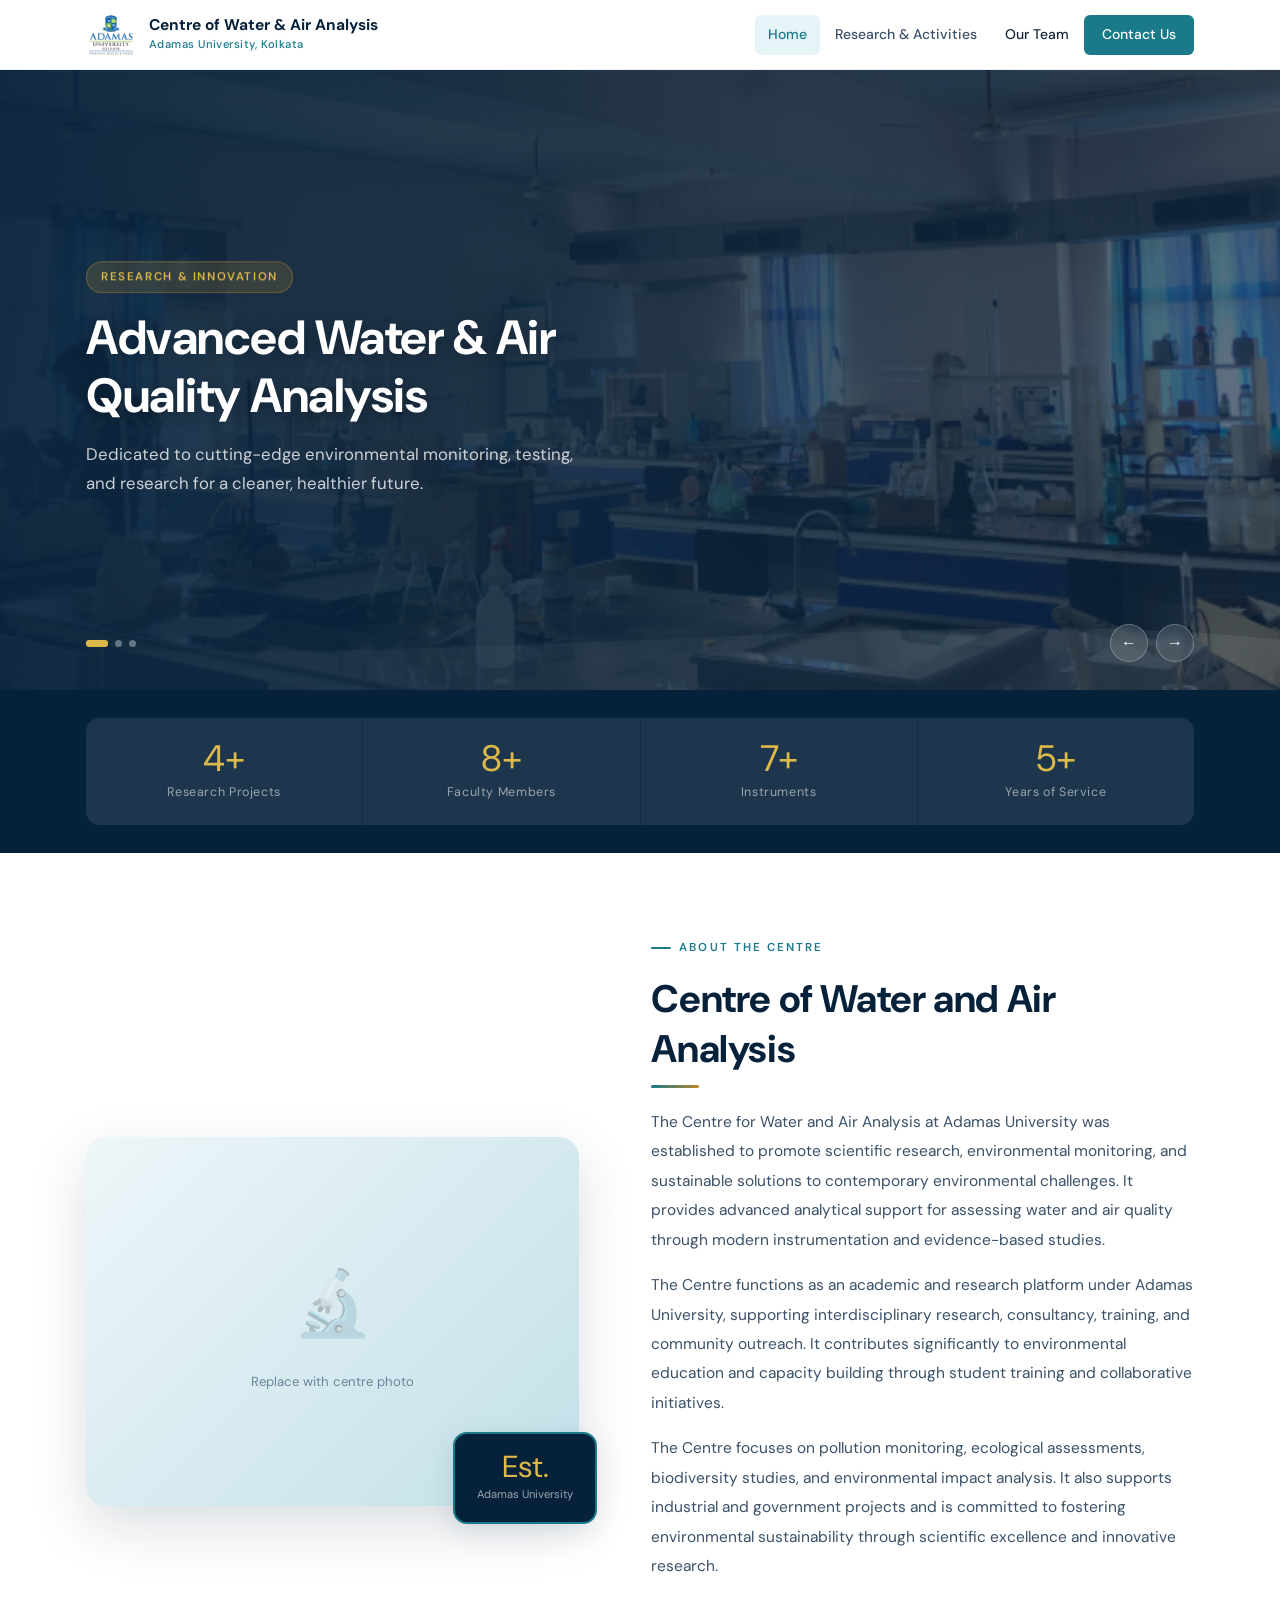
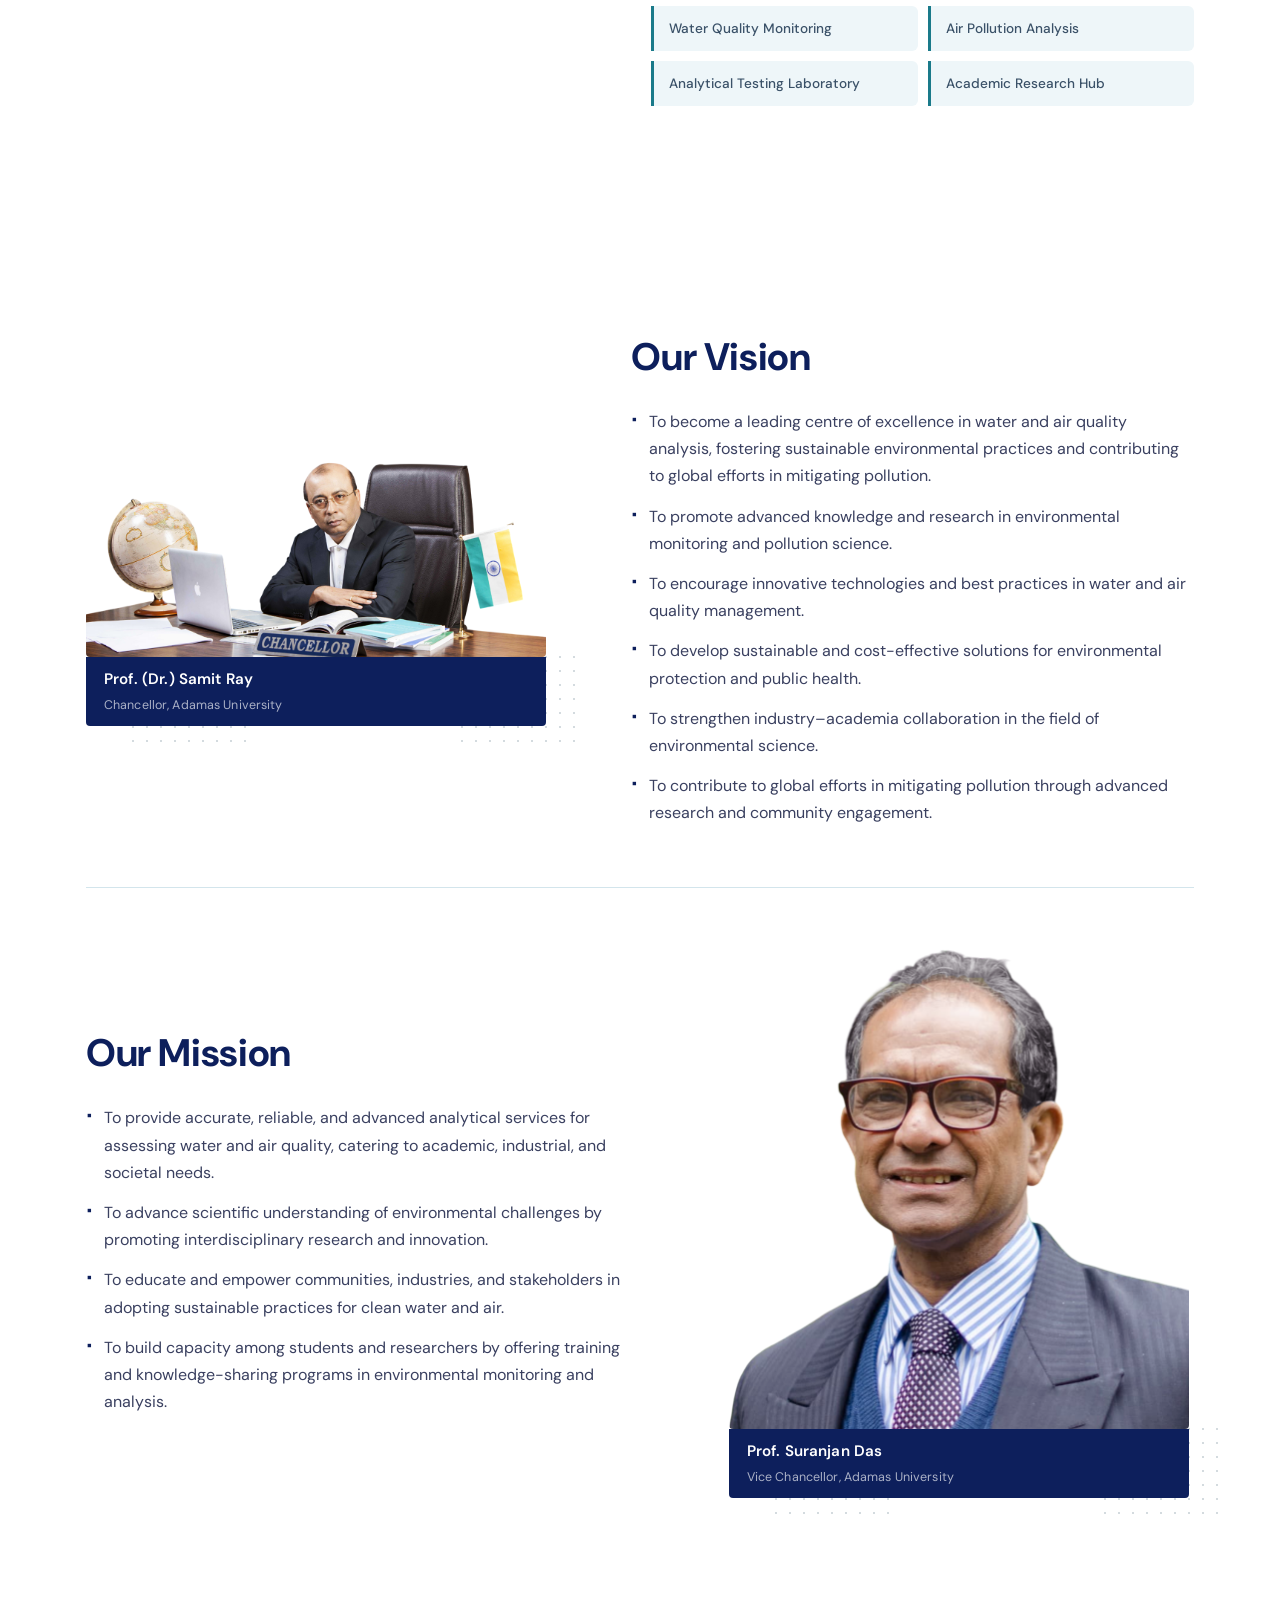
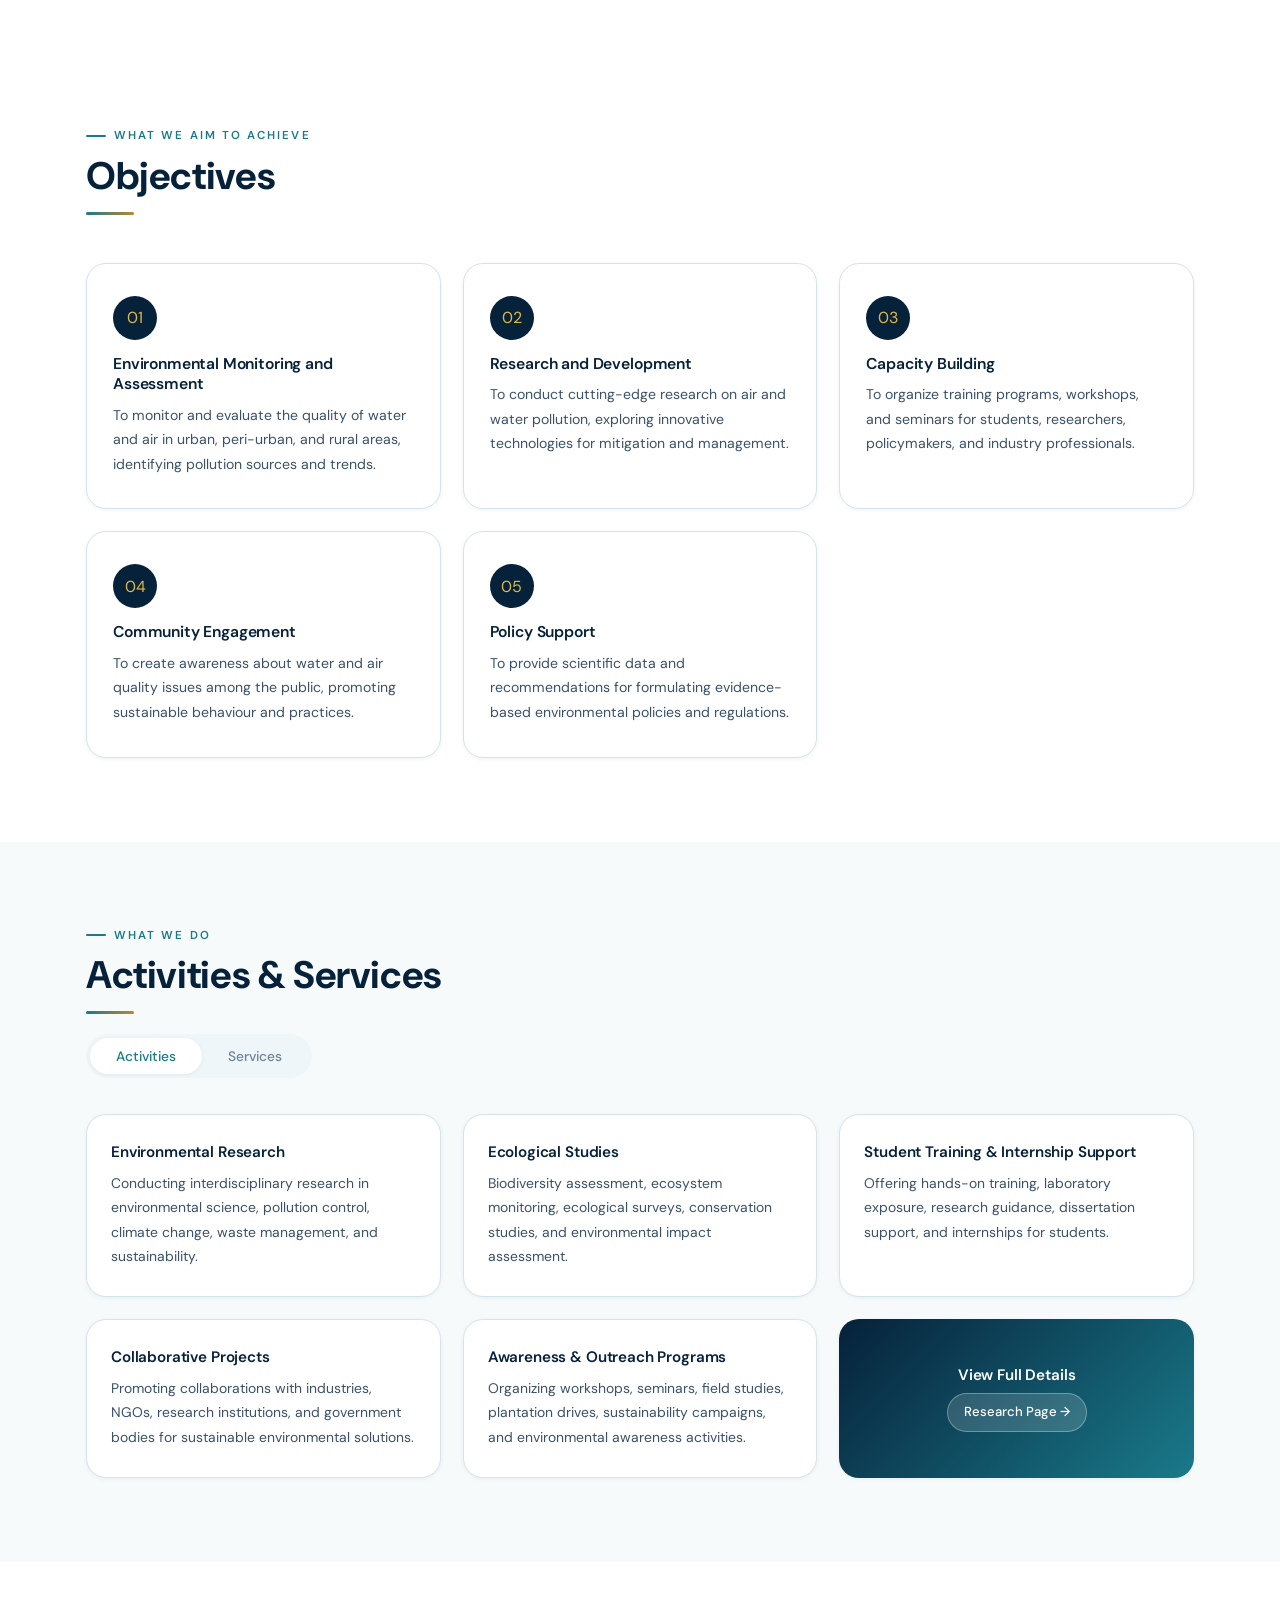
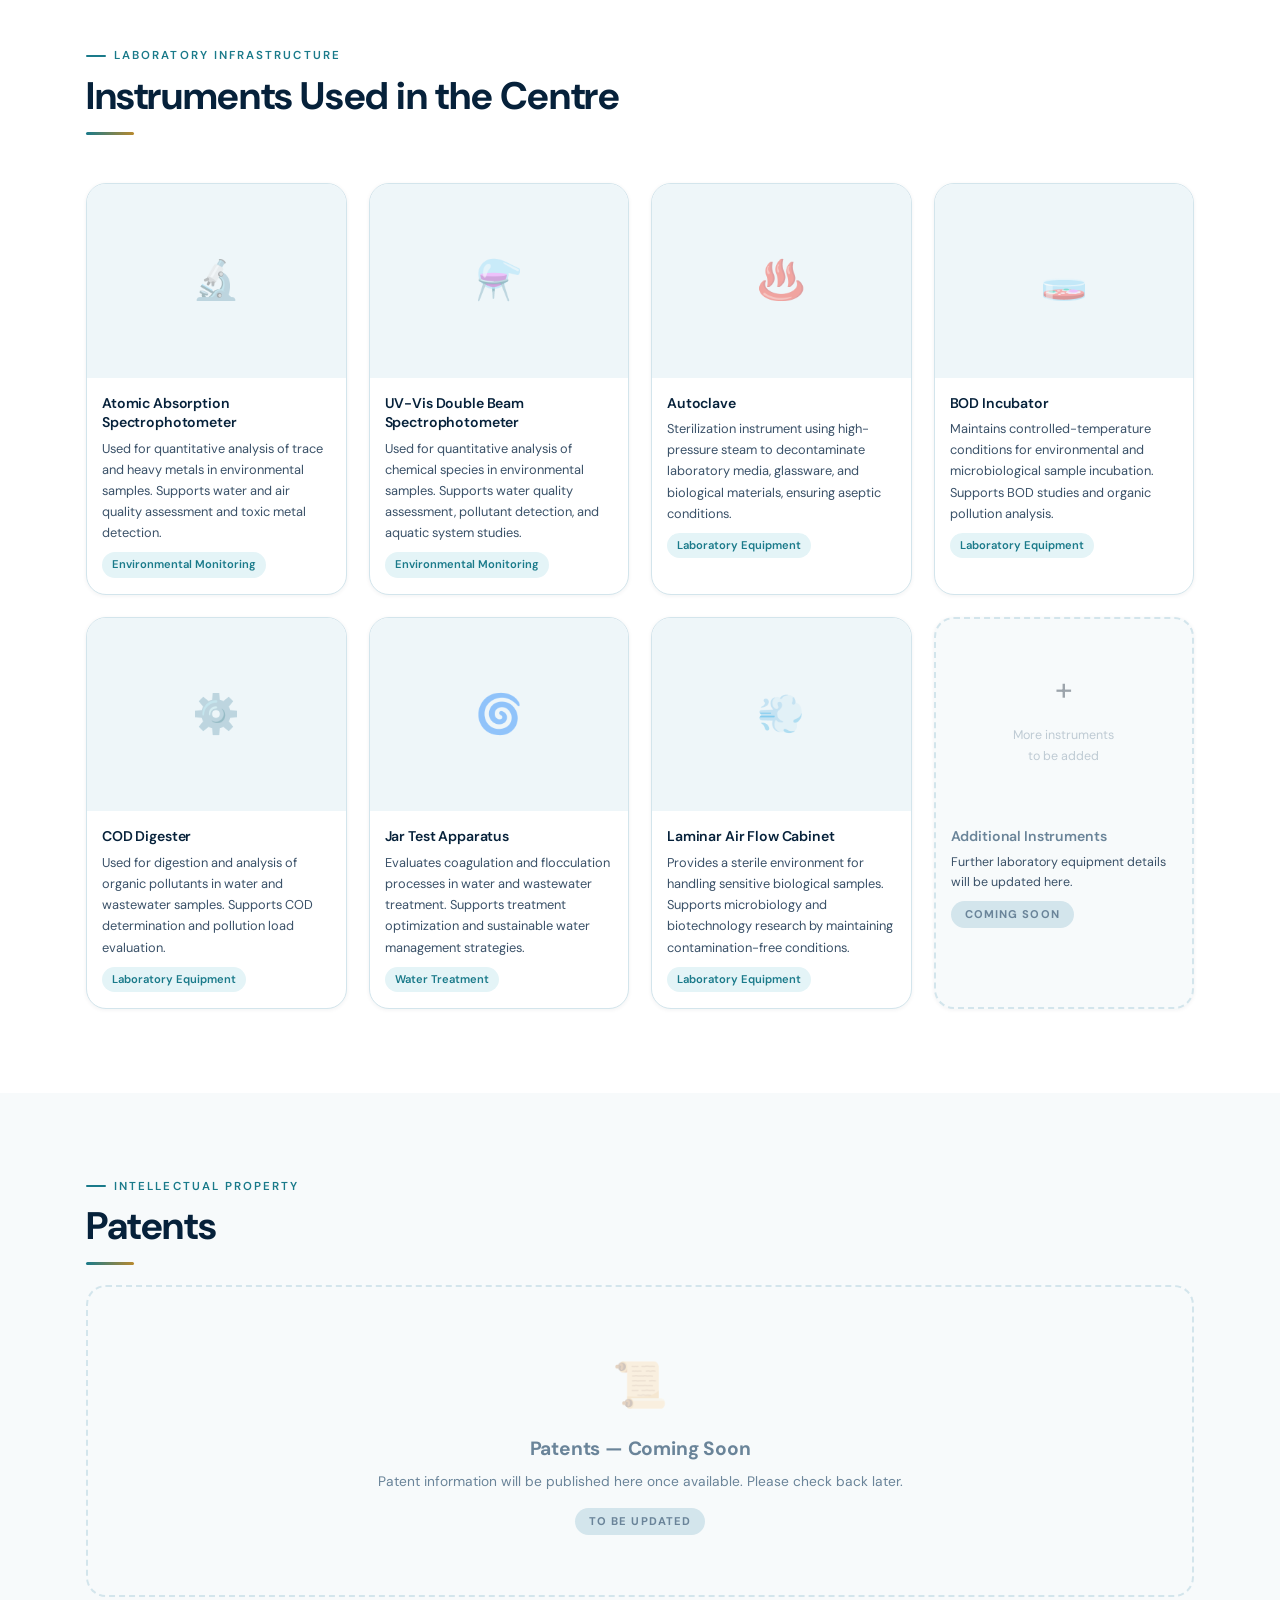
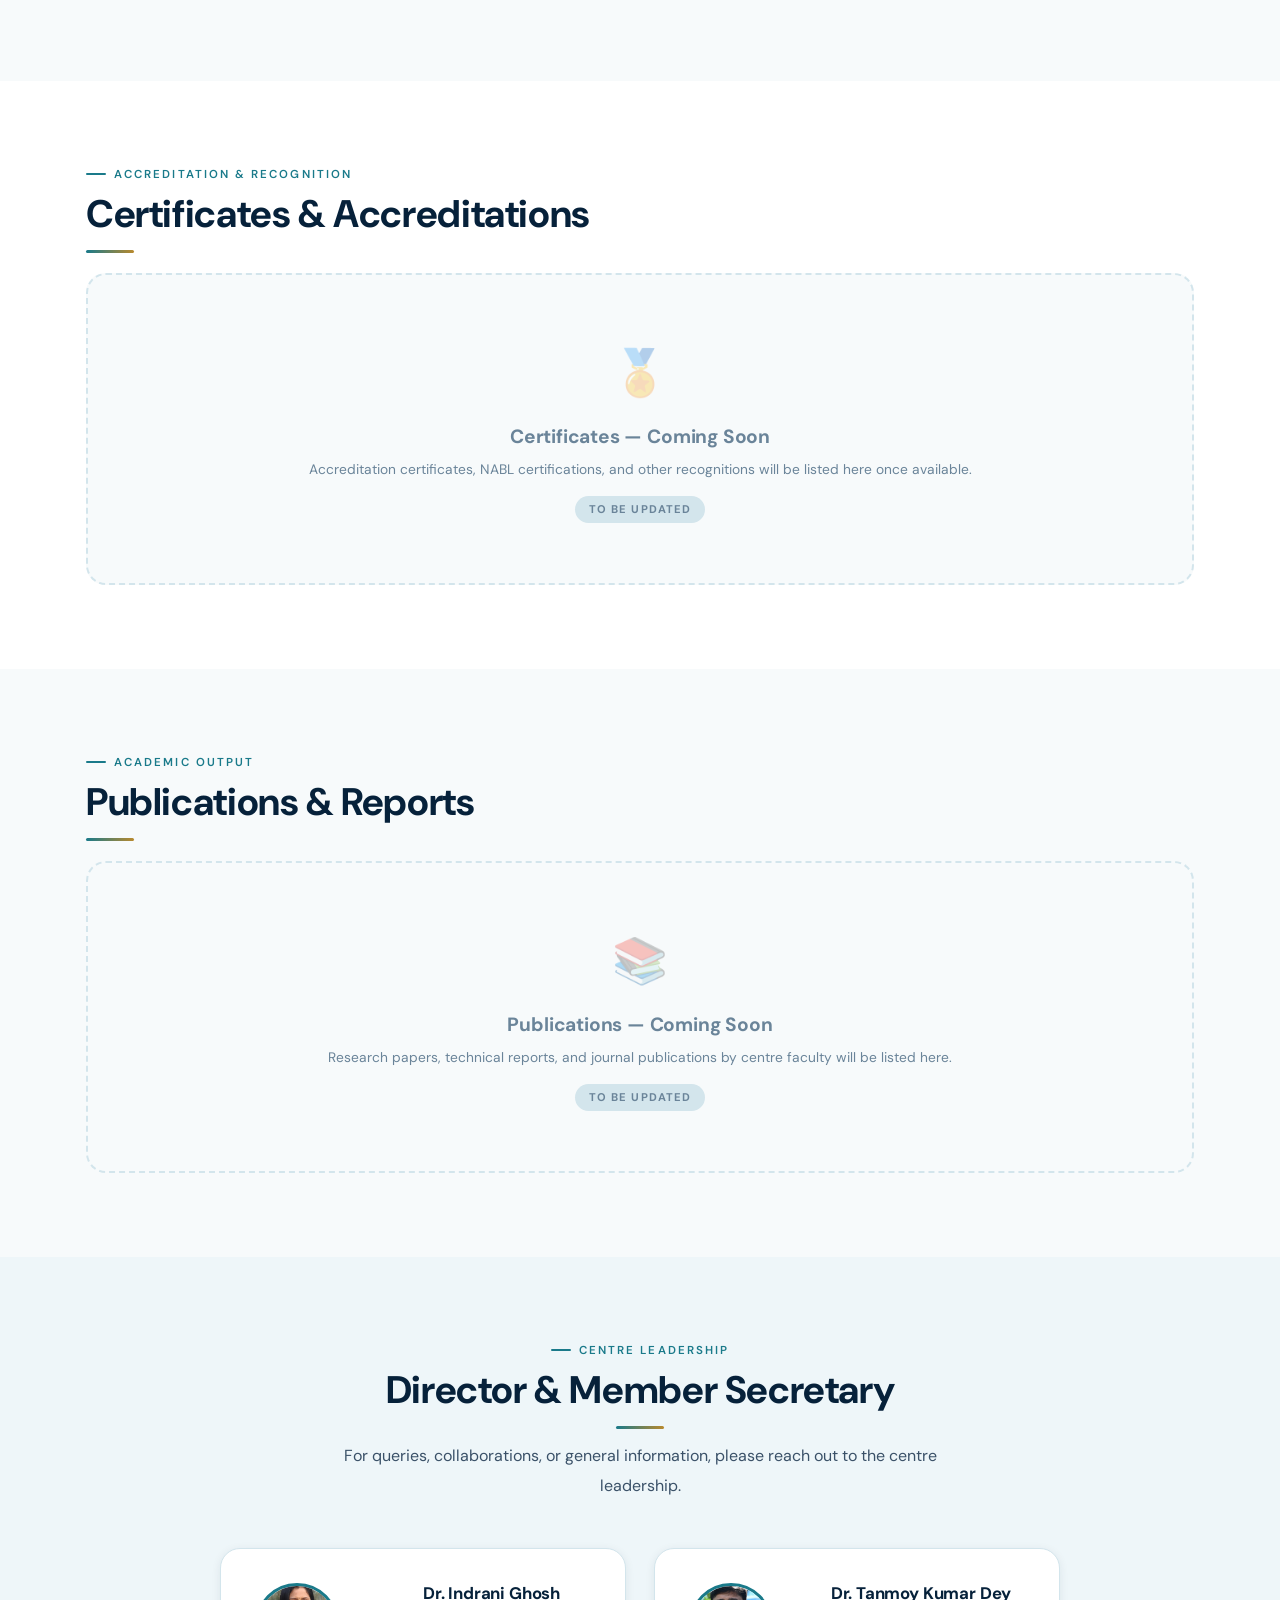
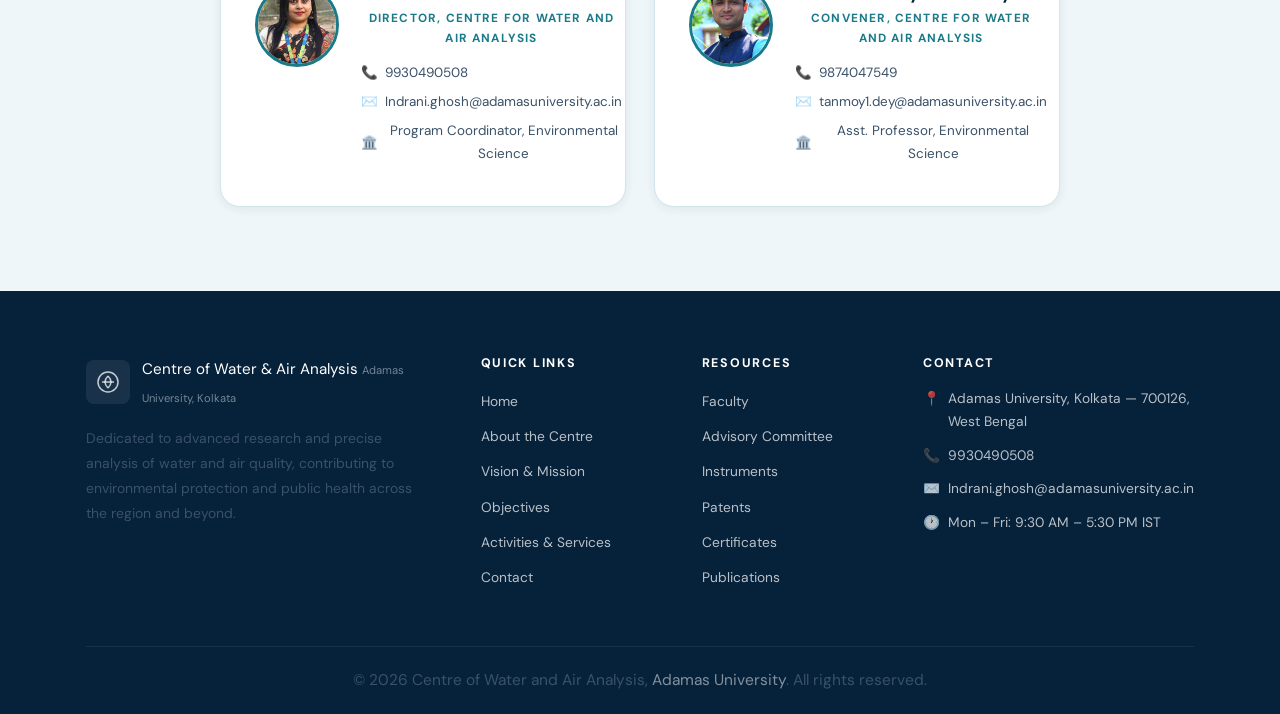
<file: index.html>
<!DOCTYPE html>
<html lang="en">
<head>
  <meta charset="UTF-8" />
  <meta name="viewport" content="width=device-width, initial-scale=1.0" />
  <title>Centre of Water and Air Analysis — Adamas University</title>
  <meta name="description" content="The Centre of Water and Air Analysis at Adamas University is dedicated to advanced research, monitoring, and analysis of water and air quality for environmental protection and public health." />
  <link rel="icon" type="image/png" href="images/favicon.png" />
  <link rel="preconnect" href="https://fonts.googleapis.com" />
  <link rel="preconnect" href="https://fonts.gstatic.com" crossorigin />
  <link href="https://fonts.googleapis.com/css2?family=DM+Serif+Display:ital@0;1&family=DM+Sans:wght@300;400;500;600&display=swap" rel="stylesheet" />
  <link rel="stylesheet" href="css/style.css" />
</head>
<body>

<!-- PAGE LOADER -->
<div id="page-loader">
  <div class="loader-logo">
    <div class="loader-ripple">
      <span></span><span></span><span></span>
    </div>
    <div class="loader-text">CWAA · Adamas University</div>
  </div>
  <div class="loader-bar"><div class="loader-bar-fill"></div></div>
</div>



<!-- NAVBAR -->
<header id="navbar">
  <div class="container">
    <nav class="nav-inner">
      <a href="index.html" class="nav-brand">
        <img src="images/favicon.png" alt="CWAA" />
        <div class="brand-text">
          <span class="brand-name"><strong>Centre of Water &amp; Air Analysis</strong></span>
          <span class="brand-sub">Adamas University, Kolkata</span>
        </div>
      </a>

      <ul class="nav-links" id="nav-links">
        <li><a href="#home" class="active">Home</a></li>
        <li><a href="research.html">Research & Activities</a></li>
        <li class="nav-page-link"><a href="team.html">Our Team</a></li>
        <li class="nav-cta"><a href="contact.html">Contact Us</a></li>
      </ul>

      <button class="hamburger" aria-label="Toggle menu">
        <span></span><span></span><span></span>
      </button>
    </nav>
  </div>
</header>

<!-- HERO -->
<section id="home">
  <div id="hero">
    <div class="slide">
      <img src="images/Infra1.png" alt="Water analysis laboratory" class="slide-img" />
      <svg class="slide-wave" viewBox="0 0 1440 90" fill="none" xmlns="http://www.w3.org/2000/svg" preserveAspectRatio="none" width="100%" style="position:absolute;left:0;right:0;width:100%;height:90px"><path d="M0,40 C360,80 1080,0 1440,40 L1440,90 L0,90 Z" fill="white"/></svg>
      <div class="slide-overlay"></div>
      <div class="slide-content">
        <div class="container">
          <span class="slide-tag">Research &amp; Innovation</span>
          <h2><strong>Advanced Water &amp; Air<br />Quality Analysis</strong></h2>
          <p>Dedicated to cutting-edge environmental monitoring, testing, and research for a cleaner, healthier future.</p>
        </div>
      </div>
    </div>
    <div class="slide">
      <img src="images/Infra2.png" alt="Air quality monitoring" class="slide-img" />
      <svg class="slide-wave" viewBox="0 0 1440 90" fill="none" xmlns="http://www.w3.org/2000/svg" preserveAspectRatio="none" width="100%" style="position:absolute;left:0;right:0;width:100%;height:90px"><path d="M0,40 C360,80 1080,0 1440,40 L1440,90 L0,90 Z" fill="white"/></svg>
      <div class="slide-overlay"></div>
      <div class="slide-content">
        <div class="container">
          <span class="slide-tag">State-of-the-Art Facilities</span>
          <h2><strong>Precision Instruments for<br />Environmental Testing</strong></h2>
          <p>Equipped with modern analytical instruments for comprehensive water chemistry, microbiology, and air pollutant assessment.</p>
        </div>
      </div>
    </div>
    <div class="slide">
      <img src="images/Infra3.png" alt="Faculty and students" class="slide-img" />
      <svg class="slide-wave" viewBox="0 0 1440 90" fill="none" xmlns="http://www.w3.org/2000/svg" preserveAspectRatio="none" width="100%" style="position:absolute;left:0;right:0;width:100%;height:90px"><path d="M0,40 C360,80 1080,0 1440,40 L1440,90 L0,90 Z" fill="white"/></svg>
      <div class="slide-overlay"></div>
      <div class="slide-content">
        <div class="container">
          <span class="slide-tag">Academic Excellence</span>
          <h2><strong>Shaping Future Environmental<br />Scientists &amp; Researchers</strong></h2>
          <p>Fostering interdisciplinary collaboration between academia, industry, and government for sustainable environmental solutions.</p>
        </div>
      </div>
    </div>
    <div class="slide-controls">
      <div class="container">
        <div class="slider-dots">
          <button class="dot"></button>
          <button class="dot"></button>
          <button class="dot"></button>
        </div>
        <div class="slider-arrows">
          <button class="slider-btn btn-prev" aria-label="Previous">&#8592;</button>
          <button class="slider-btn btn-next" aria-label="Next">&#8594;</button>
        </div>
      </div>
    </div>
  </div>
</section>

<!-- STATS BAR -->
<div id="stats-bar">
  <div class="container">
    <div class="stats-grid">
      <div class="stat-item">
        <div class="stat-num" data-target="4" data-suffix="+">4+</div>
        <div class="stat-label">Research Projects</div>
      </div>
      <div class="stat-item">
        <div class="stat-num" data-target="8" data-suffix="+">8+</div>
        <div class="stat-label">Faculty Members</div>
      </div>
      <div class="stat-item">
        <div class="stat-num" data-target="7" data-suffix="+">7+</div>
        <div class="stat-label">Instruments</div>
      </div>
      <div class="stat-item">
        <div class="stat-num" data-target="5" data-suffix="+">5+</div>
        <div class="stat-label">Years of Service</div>
      </div>
    </div>
  </div>
</div>

<!-- ABOUT -->
<section id="about" class="section-pad">
  <div class="container">
    <div class="about-grid">
      <div class="about-image-block fade-in">
        <!-- Replace with: <img src="images/about-centre.jpg" alt="Centre" class="about-img-main" /> -->
        <div class="about-img-placeholder">
          <span class="placeholder-icon">🔬</span>
          <p>Replace with centre photo</p>
        </div>
        <div class="about-float-badge">
          <div class="bf-num">Est.</div>
          <div class="bf-label">Adamas University</div>
        </div>
      </div>
      <div class="about-text fade-in fade-in-delay-1">
        <p class="section-label">About the Centre</p>
        <h2 class="section-title">Centre of Water and Air Analysis</h2>
        <div class="section-divider"></div>
        <p>The Centre for Water and Air Analysis at Adamas University was established to promote scientific research, environmental monitoring, and sustainable solutions to contemporary environmental challenges. It provides advanced analytical support for assessing water and air quality through modern instrumentation and evidence-based studies.</p>
        <p>The Centre functions as an academic and research platform under Adamas University, supporting interdisciplinary research, consultancy, training, and community outreach. It contributes significantly to environmental education and capacity building through student training and collaborative initiatives.</p>
        <p>The Centre focuses on pollution monitoring, ecological assessments, biodiversity studies, and environmental impact analysis. It also supports industrial and government projects and is committed to fostering environmental sustainability through scientific excellence and innovative research.</p>
        <div class="about-highlights">
          <div class="highlight-item">Water Quality Monitoring</div>
          <div class="highlight-item">Air Pollution Analysis</div>
          <div class="highlight-item">Analytical Testing Laboratory</div>
          <div class="highlight-item">Academic Research Hub</div>
        </div>
      </div>
    </div>
  </div>
</section>

<!-- VISION & MISSION -->
<section id="vision-mission" class="section-pad">
  <div class="container">

    <!-- VISION ROW: image left, text right -->
    <div class="vm2-row fade-in">
      <div class="vm2-image-col">
        <img src="images/Chancellor-sir.png" alt="Vision" class="vm2-photo" />
        <div class="vm2-image-label">
          <span>Prof. (Dr.) Samit Ray </span>
          <span class="vm2-image-role">Chancellor, Adamas University</span>
        </div>
        <div class="vm2-dots vm2-dots-br"></div>
        <div class="vm2-dots vm2-dots-bl"></div>
      </div>
      <div class="vm2-text-col">
        <h2 class="vm2-heading">Our Vision</h2>
        <ul class="vm2-list">
          <li>To become a leading centre of excellence in water and air quality analysis, fostering sustainable environmental practices and contributing to global efforts in mitigating pollution.</li>
          <li>To promote advanced knowledge and research in environmental monitoring and pollution science.</li>
          <li>To encourage innovative technologies and best practices in water and air quality management.</li>
          <li>To develop sustainable and cost-effective solutions for environmental protection and public health.</li>
          <li>To strengthen industry–academia collaboration in the field of environmental science.</li>
          <li>To contribute to global efforts in mitigating pollution through advanced research and community engagement.</li>
        </ul>
      </div>
    </div>

    <!-- MISSION ROW: text left, image right -->
    <div class="vm2-row fade-in fade-in-delay-1">
      <div class="vm2-text-col">
        <h2 class="vm2-heading">Our Mission</h2>
        <ul class="vm2-list">
          <li>To provide accurate, reliable, and advanced analytical services for assessing water and air quality, catering to academic, industrial, and societal needs.</li>
          <li>To advance scientific understanding of environmental challenges by promoting interdisciplinary research and innovation.</li>
          <li>To educate and empower communities, industries, and stakeholders in adopting sustainable practices for clean water and air.</li>
          <li>To build capacity among students and researchers by offering training and knowledge-sharing programs in environmental monitoring and analysis.</li>
        </ul>
      </div>
      <div class="vm2-image-col">
        <img src="images/Vice-Chancellor-Sir.png" alt="Mission" class="vm2-photo" />
        <div class="vm2-image-label">
          <span>Prof. Suranjan Das</span>
          <span class="vm2-image-role">Vice Chancellor, Adamas University</span>
        </div>
        <div class="vm2-dots vm2-dots-br"></div>
        <div class="vm2-dots vm2-dots-bl"></div>
      </div>
    </div>

  </div>
</section>

<!-- OBJECTIVES -->
<section id="objectives" class="section-pad">
  <div class="container">
    <p class="section-label">What We Aim to Achieve</p>
    <h2 class="section-title">Objectives</h2>
    <div class="section-divider"></div>
    <div class="objectives-grid">
      <div class="obj-card fade-in">
        <div class="obj-num">01</div>
        <h4>Environmental Monitoring and Assessment</h4>
        <p>To monitor and evaluate the quality of water and air in urban, peri-urban, and rural areas, identifying pollution sources and trends.</p>
      </div>
      <div class="obj-card fade-in fade-in-delay-1">
        <div class="obj-num">02</div>
        <h4>Research and Development</h4>
        <p>To conduct cutting-edge research on air and water pollution, exploring innovative technologies for mitigation and management.</p>
      </div>
      <div class="obj-card fade-in fade-in-delay-2">
        <div class="obj-num">03</div>
        <h4>Capacity Building</h4>
        <p>To organize training programs, workshops, and seminars for students, researchers, policymakers, and industry professionals.</p>
      </div>
      <div class="obj-card fade-in">
        <div class="obj-num">04</div>
        <h4>Community Engagement</h4>
        <p>To create awareness about water and air quality issues among the public, promoting sustainable behaviour and practices.</p>
      </div>
      <div class="obj-card fade-in fade-in-delay-1">
        <div class="obj-num">05</div>
        <h4>Policy Support</h4>
        <p>To provide scientific data and recommendations for formulating evidence-based environmental policies and regulations.</p>
      </div>
    </div>
  </div>
</section>

<!-- ACTIVITIES & SERVICES (preview + link to research page) -->
<section id="activities" class="section-pad bg-off-white">
  <div class="container">
    <p class="section-label">What We Do</p>
    <h2 class="section-title">Activities &amp; Services</h2>
    <div class="section-divider"></div>
    <div class="activities-tabs">
      <button class="tab-btn active" data-tab="tab-activities">Activities</button>
      <button class="tab-btn" data-tab="tab-services">Services</button>
    </div>
    <div class="tab-panel active" id="tab-activities">
      <div class="services-grid">
        <div class="service-card fade-in">
          <h4>Environmental Research</h4>
          <p>Conducting interdisciplinary research in environmental science, pollution control, climate change, waste management, and sustainability.</p>
        </div>
        <div class="service-card fade-in fade-in-delay-1">
          <h4>Ecological Studies</h4>
          <p>Biodiversity assessment, ecosystem monitoring, ecological surveys, conservation studies, and environmental impact assessment.</p>
        </div>
        <div class="service-card fade-in fade-in-delay-2">
          <h4>Student Training &amp; Internship Support</h4>
          <p>Offering hands-on training, laboratory exposure, research guidance, dissertation support, and internships for students.</p>
        </div>
        <div class="service-card fade-in">
          <h4>Collaborative Projects</h4>
          <p>Promoting collaborations with industries, NGOs, research institutions, and government bodies for sustainable environmental solutions.</p>
        </div>
        <div class="service-card fade-in fade-in-delay-1">
          <h4>Awareness &amp; Outreach Programs</h4>
          <p>Organizing workshops, seminars, field studies, plantation drives, sustainability campaigns, and environmental awareness activities.</p>
        </div>
        <div class="service-card fade-in fade-in-delay-2" style="display:flex;align-items:center;justify-content:center;text-align:center;background:linear-gradient(135deg,var(--navy),var(--teal));border:none;color:white;">
          <div>
            <h4 style="color:white;margin-bottom:8px;">View Full Details</h4>
            <a href="research.html" style="display:inline-flex;align-items:center;gap:6px;background:rgba(255,255,255,0.15);border:1px solid rgba(255,255,255,0.3);color:white;padding:7px 16px;border-radius:20px;font-size:0.82rem;font-weight:500;transition:all 0.28s ease;">Research Page →</a>
          </div>
        </div>
      </div>
    </div>
    <div class="tab-panel" id="tab-services">
      <div class="services-grid">
        <div class="service-card fade-in">
          <h4>Water Quality Analysis</h4>
          <p>Assessment of physical, chemical, and biological parameters of drinking water, groundwater, surface water, wastewater, and industrial effluents.</p>
        </div>
        <div class="service-card fade-in fade-in-delay-1">
          <h4>Air Quality Monitoring</h4>
          <p>Monitoring and analysis of indoor and outdoor air pollutants, particulate matter, gaseous pollutants, and environmental exposure assessment.</p>
        </div>
        <div class="service-card fade-in fade-in-delay-2">
          <h4>Consultancy and Testing Services</h4>
          <p>Providing analytical and consultancy support to industries, organizations, researchers, and government agencies for environmental monitoring and compliance.</p>
        </div>
        <div class="service-card fade-in">
          <h4>Data Analysis and Reporting</h4>
          <p>Preparation of scientific reports, environmental data interpretation, and documentation for research and regulatory purposes.</p>
        </div>
      </div>
    </div>
  </div>
</section>

<!-- INSTRUMENTS -->
<section id="instruments" class="section-pad">
  <div class="container">
    <p class="section-label">Laboratory Infrastructure</p>
    <h2 class="section-title">Instruments Used in the Centre</h2>
    <div class="section-divider"></div>
    <div class="instruments-grid">
      <div class="instrument-card fade-in">
        <div class="instrument-img">
          <!-- <img src="images/instruments/aas.jpg" alt="AAS" /> -->
          <div class="instrument-img-placeholder">🔬</div>
        </div>
        <div class="instrument-body">
          <h4>Atomic Absorption Spectrophotometer</h4>
          <p>Used for quantitative analysis of trace and heavy metals in environmental samples. Supports water and air quality assessment and toxic metal detection.</p>
          <span class="instrument-badge">Environmental Monitoring</span>
        </div>
      </div>
      <div class="instrument-card fade-in fade-in-delay-1">
        <div class="instrument-img">
          <div class="instrument-img-placeholder">⚗️</div>
        </div>
        <div class="instrument-body">
          <h4>UV-Vis Double Beam Spectrophotometer</h4>
          <p>Used for quantitative analysis of chemical species in environmental samples. Supports water quality assessment, pollutant detection, and aquatic system studies.</p>
          <span class="instrument-badge">Environmental Monitoring</span>
        </div>
      </div>
      <div class="instrument-card fade-in fade-in-delay-2">
        <div class="instrument-img">
          <div class="instrument-img-placeholder">♨️</div>
        </div>
        <div class="instrument-body">
          <h4>Autoclave</h4>
          <p>Sterilization instrument using high-pressure steam to decontaminate laboratory media, glassware, and biological materials, ensuring aseptic conditions.</p>
          <span class="instrument-badge">Laboratory Equipment</span>
        </div>
      </div>
      <div class="instrument-card fade-in">
        <div class="instrument-img">
          <div class="instrument-img-placeholder">🧫</div>
        </div>
        <div class="instrument-body">
          <h4>BOD Incubator</h4>
          <p>Maintains controlled-temperature conditions for environmental and microbiological sample incubation. Supports BOD studies and organic pollution analysis.</p>
          <span class="instrument-badge">Laboratory Equipment</span>
        </div>
      </div>
      <div class="instrument-card fade-in fade-in-delay-1">
        <div class="instrument-img">
          <div class="instrument-img-placeholder">⚙️</div>
        </div>
        <div class="instrument-body">
          <h4>COD Digester</h4>
          <p>Used for digestion and analysis of organic pollutants in water and wastewater samples. Supports COD determination and pollution load evaluation.</p>
          <span class="instrument-badge">Laboratory Equipment</span>
        </div>
      </div>
      <div class="instrument-card fade-in fade-in-delay-2">
        <div class="instrument-img">
          <div class="instrument-img-placeholder">🌀</div>
        </div>
        <div class="instrument-body">
          <h4>Jar Test Apparatus</h4>
          <p>Evaluates coagulation and flocculation processes in water and wastewater treatment. Supports treatment optimization and sustainable water management strategies.</p>
          <span class="instrument-badge">Water Treatment</span>
        </div>
      </div>
      <div class="instrument-card fade-in">
        <div class="instrument-img">
          <div class="instrument-img-placeholder">💨</div>
        </div>
        <div class="instrument-body">
          <h4>Laminar Air Flow Cabinet</h4>
          <p>Provides a sterile environment for handling sensitive biological samples. Supports microbiology and biotechnology research by maintaining contamination-free conditions.</p>
          <span class="instrument-badge">Laboratory Equipment</span>
        </div>
      </div>
      <div class="instrument-card fade-in fade-in-delay-1" style="border:2px dashed var(--border);background:var(--off-white);">
        <div class="instrument-img" style="background:transparent;display:flex;align-items:center;justify-content:center;">
          <div style="text-align:center;padding:20px;opacity:0.4;">
            <div style="font-size:2rem;margin-bottom:8px;">+</div>
            <p style="font-size:0.78rem;color:var(--text-light);">More instruments<br/>to be added</p>
          </div>
        </div>
        <div class="instrument-body">
          <h4 style="color:var(--text-light);">Additional Instruments</h4>
          <p style="font-size:0.78rem;">Further laboratory equipment details will be updated here.</p>
          <span class="placeholder-badge" style="margin-top:8px;">Coming Soon</span>
        </div>
      </div>
    </div>
  </div>
</section>

<!-- PATENTS PLACEHOLDER -->
<section id="patents" class="section-pad bg-off-white">
  <div class="container">
    <p class="section-label">Intellectual Property</p>
    <h2 class="section-title">Patents</h2>
    <div class="section-divider"></div>
    <div class="placeholder-section fade-in">
      <div class="ph-icon">📜</div>
      <h3>Patents — Coming Soon</h3>
      <p>Patent information will be published here once available. Please check back later.</p>
      <span class="placeholder-badge">To Be Updated</span>
    </div>
  </div>
</section>

<!-- CERTIFICATES PLACEHOLDER -->
<section id="certificates" class="section-pad">
  <div class="container">
    <p class="section-label">Accreditation &amp; Recognition</p>
    <h2 class="section-title">Certificates &amp; Accreditations</h2>
    <div class="section-divider"></div>
    <div class="placeholder-section fade-in">
      <div class="ph-icon">🏅</div>
      <h3>Certificates — Coming Soon</h3>
      <p>Accreditation certificates, NABL certifications, and other recognitions will be listed here once available.</p>
      <span class="placeholder-badge">To Be Updated</span>
    </div>
  </div>
</section>

<!-- PUBLICATIONS PLACEHOLDER -->
<section id="publications" class="section-pad bg-off-white">
  <div class="container">
    <p class="section-label">Academic Output</p>
    <h2 class="section-title">Publications &amp; Reports</h2>
    <div class="section-divider"></div>
    <div class="placeholder-section fade-in">
      <div class="ph-icon">📚</div>
      <h3>Publications — Coming Soon</h3>
      <p>Research papers, technical reports, and journal publications by centre faculty will be listed here.</p>
      <span class="placeholder-badge">To Be Updated</span>
    </div>
  </div>
</section>

<!-- CONTACT / LEADERSHIP -->
<section id="contact" class="section-pad bg-sky">
  <div class="container text-center">
    <p class="section-label" style="justify-content:center;">Centre Leadership</p>
    <h2 class="section-title">Director &amp; Member Secretary</h2>
    <div class="section-divider" style="margin:0 auto 12px;"></div>
    <p class="section-intro" style="margin:0 auto 0;">For queries, collaborations, or general information, please reach out to the centre leadership.</p>
    <div class="leadership-grid">
      <div class="leader-card fade-in">
        <img src="images/faculties/IG.jpeg" alt="Director" class="leader-photo" />
        <div class="leader-info">
          <h3>Dr. Indrani Ghosh</h3>
          <p class="role">Director, Centre for Water and Air Analysis</p>
          <div class="leader-contact">
            <a href="tel:9930490508"><span>📞</span> 9930490508</a>
            <a href="mailto:Indrani.ghosh@adamasuniversity.ac.in"><span>✉️</span> Indrani.ghosh@adamasuniversity.ac.in</a>
            <a href="#"><span>🏛️</span>Program Coordinator, Environmental Science</a>
          </div>
        </div>
      </div>
      <div class="leader-card fade-in fade-in-delay-1">
        <img src="images/faculties/TKD.JPG" alt="Member Secretary" class="leader-photo" />
        <div class="leader-info">
          <h3>Dr. Tanmoy Kumar Dey</h3>
          <p class="role">Convener, Centre for Water and Air Analysis</p>
          <div class="leader-contact">
            <a href="tel:9874047549"><span>📞</span> 9874047549</a>
            <a href="mailto:tanmoy1.dey@adamasuniversity.ac.in"><span>✉️</span> tanmoy1.dey@adamasuniversity.ac.in</a>
            <a href="#"><span>🏛️</span> Asst. Professor, Environmental Science</a>
          </div>
        </div>
      </div>
    </div>
  </div>
</section>

<!-- FOOTER -->
<footer id="footer">
  <div class="container">
    <div class="footer-grid">
      <div class="footer-brand">
        <div class="footer-logo">
          <div style="width:44px;height:44px;background:rgba(255,255,255,0.08);border-radius:8px;display:flex;align-items:center;justify-content:center;flex-shrink:0;">
            <svg width="24" height="24" viewBox="0 0 24 24" fill="none" stroke="rgba(255,255,255,0.75)" stroke-width="1.5"><path d="M12 2C6.48 2 2 6.48 2 12s4.48 10 10 10 10-4.48 10-10S17.52 2 12 2z"/><path d="M12 6c-2 2-3 4-3 6s1 4 3 6"/><path d="M12 6c2 2 3 4 3 6s-1 4-3 6"/><path d="M6 12h12"/></svg>
          </div>
          <div class="footer-logo-text">
            <span class="fn">Centre of Water &amp; Air Analysis</span>
            <span class="fs">Adamas University, Kolkata</span>
          </div>
        </div>
        <p>Dedicated to advanced research and precise analysis of water and air quality, contributing to environmental protection and public health across the region and beyond.</p>
      </div>
      <div class="footer-col">
        <h5>Quick Links</h5>
        <ul>
          <li><a href="index.html">Home</a></li>
          <li><a href="#about">About the Centre</a></li>
          <li><a href="#vision-mission">Vision &amp; Mission</a></li>
          <li><a href="#objectives">Objectives</a></li>
          <li><a href="research.html">Activities &amp; Services</a></li>
          <li><a href="contact.html">Contact</a></li>
        </ul>
      </div>
      <div class="footer-col">
        <h5>Resources</h5>
        <ul>
          <li><a href="team.html">Faculty</a></li>
          <li><a href="team.html#advisory">Advisory Committee</a></li>
          <li><a href="#instruments">Instruments</a></li>
          <li><a href="#patents">Patents</a></li>
          <li><a href="#certificates">Certificates</a></li>
          <li><a href="#publications">Publications</a></li>
        </ul>
      </div>
      <div class="footer-col">
        <h5>Contact</h5>
        <div class="contact-line"><span>📍</span><span>Adamas University, Kolkata — 700126, West Bengal</span></div>
        <div class="contact-line"><span>📞</span><a href="tel:9930490508">9930490508</a></div>
        <div class="contact-line"><span>✉️</span><a href="mailto:Indrani.ghosh@adamasuniversity.ac.in">Indrani.ghosh@adamasuniversity.ac.in</a></div>
        <div class="contact-line"><span>🕐</span><span>Mon – Fri: 9:30 AM – 5:30 PM IST</span></div>
      </div>
    </div>
  </div>
  <div class="footer-bar">
    <p>&copy; <span id="footer-year"></span> Centre of Water and Air Analysis, <a href="https://adamasuniversity.ac.in" target="_blank">Adamas University</a>. All rights reserved.</p>
  </div>
</footer>

<button id="back-top" aria-label="Back to top">↑</button>
<script src="js/main.js"></script>
</body>
</html>
</file>
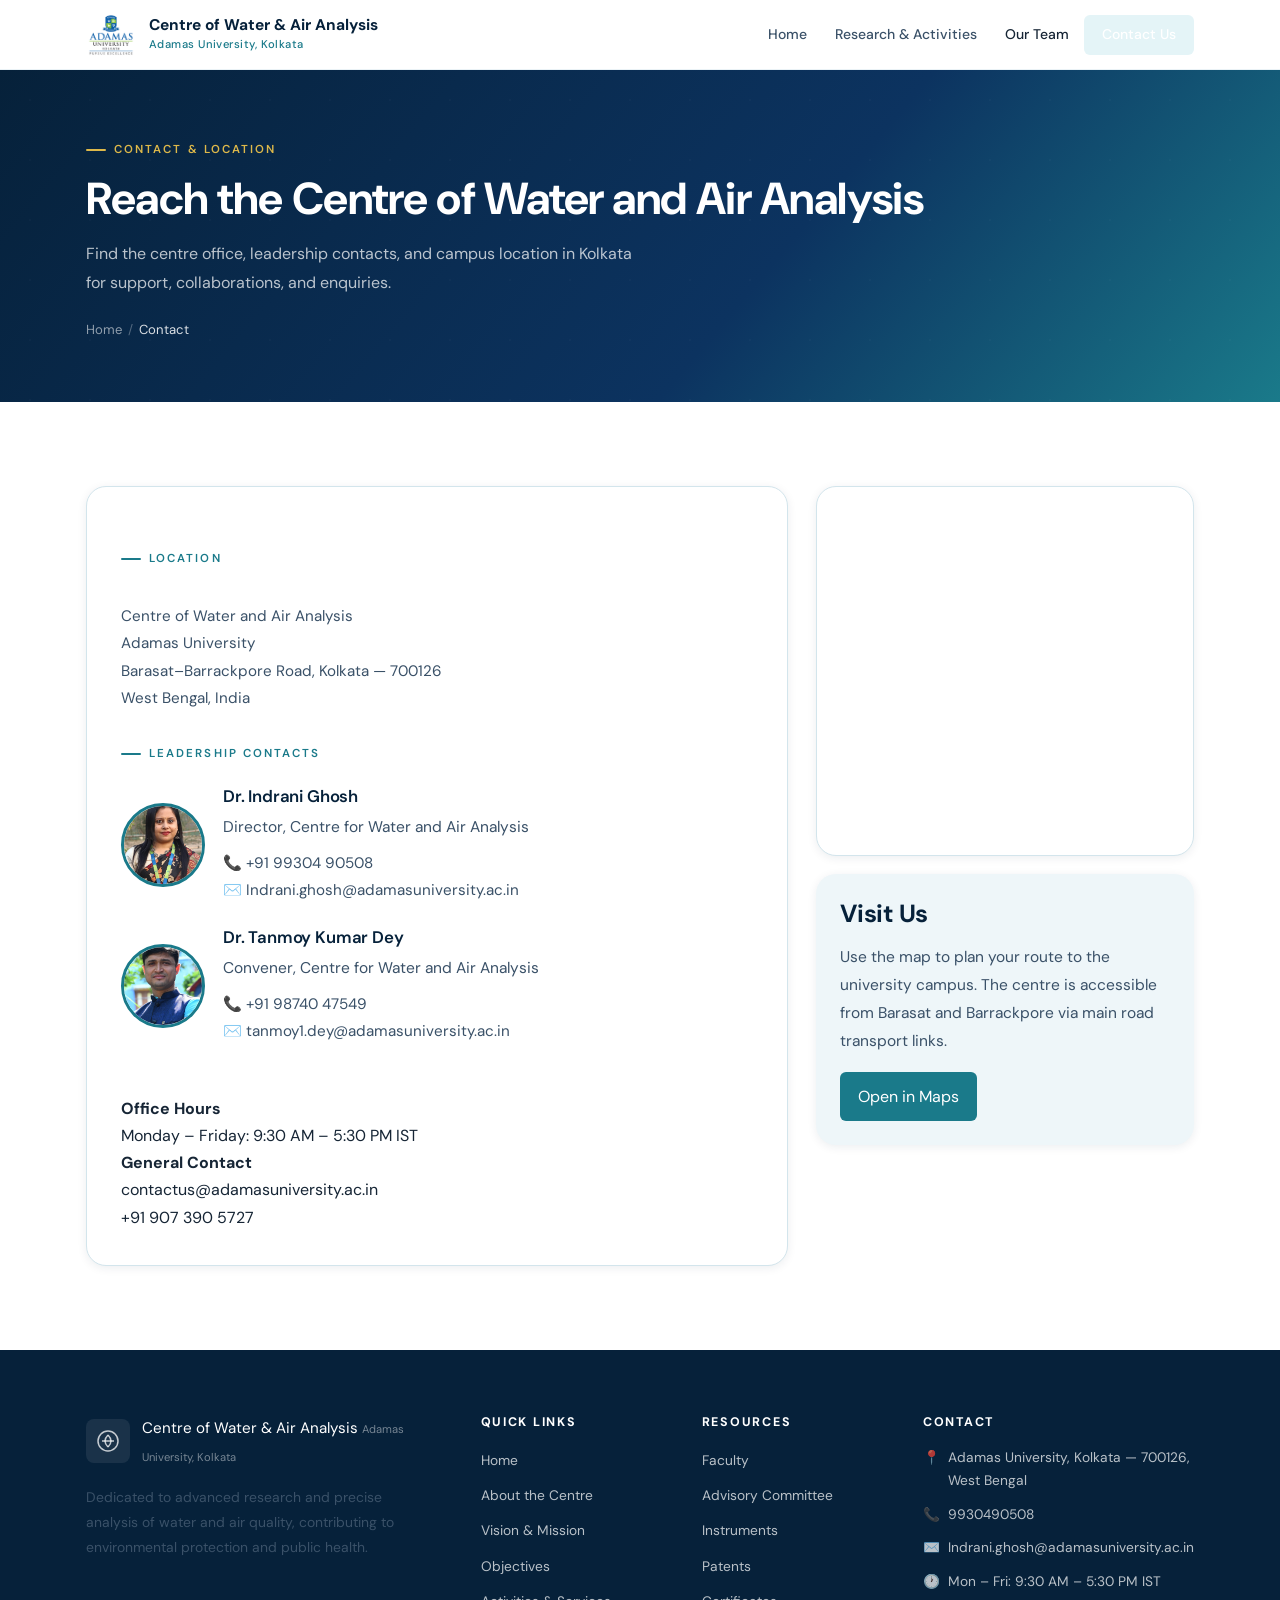
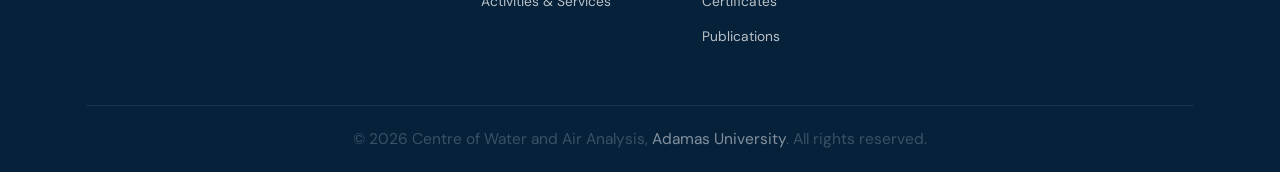
<file: contact.html>
<!DOCTYPE html>
<html lang="en">
<head>
  <meta charset="UTF-8" />
  <meta name="viewport" content="width=device-width, initial-scale=1.0" />
  <title>Contact — Centre of Water and Air Analysis</title>
  <meta name="description" content="Contact information for the Centre of Water and Air Analysis at Adamas University, including director and member secretary details and campus location." />
  <link rel="icon" type="image/png" href="images/favicon.png" />
  <link rel="preconnect" href="https://fonts.googleapis.com" />
  <link rel="preconnect" href="https://fonts.gstatic.com" crossorigin />
  <link href="https://fonts.googleapis.com/css2?family=DM+Serif+Display:ital@0;1&family=DM+Sans:wght@300;400;500;600&display=swap" rel="stylesheet" />
  <link rel="stylesheet" href="css/style.css" />
</head>
<body>

<header id="navbar">
  <div class="container">
    <nav class="nav-inner">
      <a href="index.html" class="nav-brand">
        <img src="images/favicon.png" alt="CWAA" />
        <div class="brand-text">
          <span class="brand-name"><strong>Centre of Water &amp; Air Analysis</strong></span>
          <span class="brand-sub">Adamas University, Kolkata</span>
        </div>
      </a>

      <ul class="nav-links" id="nav-links">
        <li><a href="index.html">Home</a></li>
        <li><a href="research.html">Research & Activities</a></li>
        <li class="nav-page-link"><a href="team.html">Our Team</a></li>
        <li class="nav-cta"><a href="contact.html" class="active">Contact Us</a></li>
      </ul>

      <button class="hamburger" aria-label="Toggle menu">
        <span></span><span></span><span></span>
      </button>
    </nav>
  </div>
</header>

<section class="page-hero">
  <div class="container">
    <span class="page-hero-label">Contact & Location</span>
    <h1>Reach the Centre of Water and Air Analysis</h1>
    <p>Find the centre office, leadership contacts, and campus location in Kolkata for support, collaborations, and enquiries.</p>
    <div class="page-hero-breadcrumb">
      <a href="index.html">Home</a>
      <span class="sep">/</span>
      <span class="current">Contact</span>
    </div>
  </div>
</section>

<section class="section-pad">
  <div class="container" style="display:grid;grid-template-columns:1.3fr 0.7fr;gap:28px;align-items:start;">
    <div style="background:var(--white);border:1px solid var(--border);border-radius:var(--radius-xl);padding:34px;box-shadow:var(--shadow-sm);">
      <div style="margin-top:28px;display:grid;gap:16px;font-size:0.95rem;color:var(--text-mid);line-height:1.8;">
        <div>
          <p class="section-label">Location</p><br />
          Centre of Water and Air Analysis<br />
          Adamas University<br />
          Barasat–Barrackpore Road, Kolkata — 700126<br />
          West Bengal, India
        </div>
      </div>
      <div style="margin-top:32px;">
        <p class="section-label">Leadership Contacts</p>
        <div style="display:grid;gap:22px;margin-top:22px;">
          <div style="display:grid;grid-template-columns:84px 1fr;gap:18px;align-items:center;">
            <img src="images/faculties/IG.jpeg" alt="Director" class="leader-photo" />
            <div>
              <h4 style="margin-bottom:6px;color:var(--navy);">Dr. Indrani Ghosh</h4>
              <p class="role" style="margin-bottom:10px;">Director, Centre for Water and Air Analysis</p>
              <p style="font-size:0.95rem;color:var(--text-mid);line-height:1.8;margin:0;">
                <a href="tel:+919930490508">📞 +91 99304 90508</a><br />
                <a href="mailto:Indrani.ghosh@adamasuniversity.ac.in">✉️ Indrani.ghosh@adamasuniversity.ac.in</a>
              </p>
            </div>
          </div>
          <div style="display:grid;grid-template-columns:84px 1fr;gap:18px;align-items:center;">
            <img src="images/faculties/TKD.JPG" alt="Member Secretary" class="leader-photo" />
            <div>
              <h4 style="margin-bottom:6px;color:var(--navy);">Dr. Tanmoy Kumar Dey</h4>
              <p class="role" style="margin-bottom:10px;">Convener, Centre for Water and Air Analysis</p>
              <p style="font-size:0.95rem;color:var(--text-mid);line-height:1.8;margin:0;">
                <a href="tel:+919874047549">📞 +91 98740 47549</a><br />
                <a href="mailto:tanmoy1.dey@adamasuniversity.ac.in">✉️ tanmoy1.dey@adamasuniversity.ac.in</a>
              </p>
            </div>
          </div><br/>
        </div>
      </div>
      <div>
          <strong>Office Hours</strong><br />
          Monday – Friday: 9:30 AM – 5:30 PM IST
        </div>
        <div>
          <strong>General Contact</strong><br />
          <a href="mailto:contactus@adamasuniversity.ac.in">contactus@adamasuniversity.ac.in</a><br />
          <a href="tel:+91907 390 5727">+91 907 390 5727</a>
        </div>
    </div>

    <div style="display:grid;gap:18px;">
      <div style="background:var(--white);border:1px solid var(--border);border-radius:var(--radius-xl);overflow:hidden;box-shadow:var(--shadow-sm);">
        <iframe width="100%" height="360" frameborder="0" style="border:0;" src="https://maps.google.com/maps?q=Adamas%20University%20Barasat%20Kolkata%20700126&z=15&output=embed" allowfullscreen="" loading="lazy"></iframe>
      </div>
      <div style="background:var(--sky);border-radius:var(--radius-xl);padding:24px;box-shadow:var(--shadow-sm);">
        <h3 style="margin-bottom:14px;color:var(--navy);font-family:var(--font-display);">Visit Us</h3>
        <p style="color:var(--text-mid);line-height:1.8;">Use the map to plan your route to the university campus. The centre is accessible from Barasat and Barrackpore via main road transport links.</p>
        <a href="https://maps.google.com/?q=Adamas%20University%20Barasat%20Kolkata%20700126" style="display:inline-flex;margin-top:16px;padding:11px 18px;border-radius:var(--radius);background:var(--teal);color:white;">Open in Maps</a>
      </div>
    </div>
  </div>
</section>

<!-- FOOTER -->
<footer id="footer">
  <div class="container">
    <div class="footer-grid">
      <div class="footer-brand">
        <div class="footer-logo">
          <div style="width:44px;height:44px;background:rgba(255,255,255,0.08);border-radius:8px;display:flex;align-items:center;justify-content:center;flex-shrink:0;">
            <svg width="24" height="24" viewBox="0 0 24 24" fill="none" stroke="rgba(255,255,255,0.75)" stroke-width="1.5"><path d="M12 2C6.48 2 2 6.48 2 12s4.48 10 10 10 10-4.48 10-10S17.52 2 12 2z"/><path d="M12 6c-2 2-3 4-3 6s1 4 3 6"/><path d="M12 6c2 2 3 4 3 6s-1 4-3 6"/><path d="M6 12h12"/></svg>
          </div>
          <div class="footer-logo-text">
            <span class="fn">Centre of Water &amp; Air Analysis</span>
            <span class="fs">Adamas University, Kolkata</span>
          </div>
        </div>
        <p>Dedicated to advanced research and precise analysis of water and air quality, contributing to environmental protection and public health.</p>
      </div>
      <div class="footer-col">
        <h5>Quick Links</h5>
        <ul>
          <li><a href="index.html">Home</a></li>
          <li><a href="index.html#about">About the Centre</a></li>
          <li><a href="index.html#vision-mission">Vision &amp; Mission</a></li>
          <li><a href="index.html#objectives">Objectives</a></li>
          <li><a href="research.html">Activities &amp; Services</a></li>
        </ul>
      </div>
      <div class="footer-col">
        <h5>Resources</h5>
        <ul>
          <li><a href="team.html">Faculty</a></li>
          <li><a href="team.html#advisory">Advisory Committee</a></li>
          <li><a href="index.html#instruments">Instruments</a></li>
          <li><a href="#patents">Patents</a></li>
          <li><a href="index.html#certificates">Certificates</a></li>
          <li><a href="#publications">Publications</a></li>
        </ul>
      </div>
      <div class="footer-col">
        <h5>Contact</h5>
        <div class="contact-line"><span>📍</span><span>Adamas University, Kolkata — 700126, West Bengal</span></div>
        <div class="contact-line"><span>📞</span><a href="tel:9930490508">9930490508</a></div>
        <div class="contact-line"><span>✉️</span><a href="mailto:Indrani.ghosh@adamasuniversity.ac.in">Indrani.ghosh@adamasuniversity.ac.in</a></div>
        <div class="contact-line"><span>🕐</span><span>Mon – Fri: 9:30 AM – 5:30 PM IST</span></div>
      </div>
    </div>
  </div>
  <div class="footer-bar">
    <p>&copy; <span id="footer-year"></span> Centre of Water and Air Analysis, <a href="https://adamasuniversity.ac.in" target="_blank">Adamas University</a>. All rights reserved.</p>
  </div>
</footer>

<button id="back-top" aria-label="Back to top">↑</button>
<script src="js/main.js"></script>
</body>
</html>
</file>
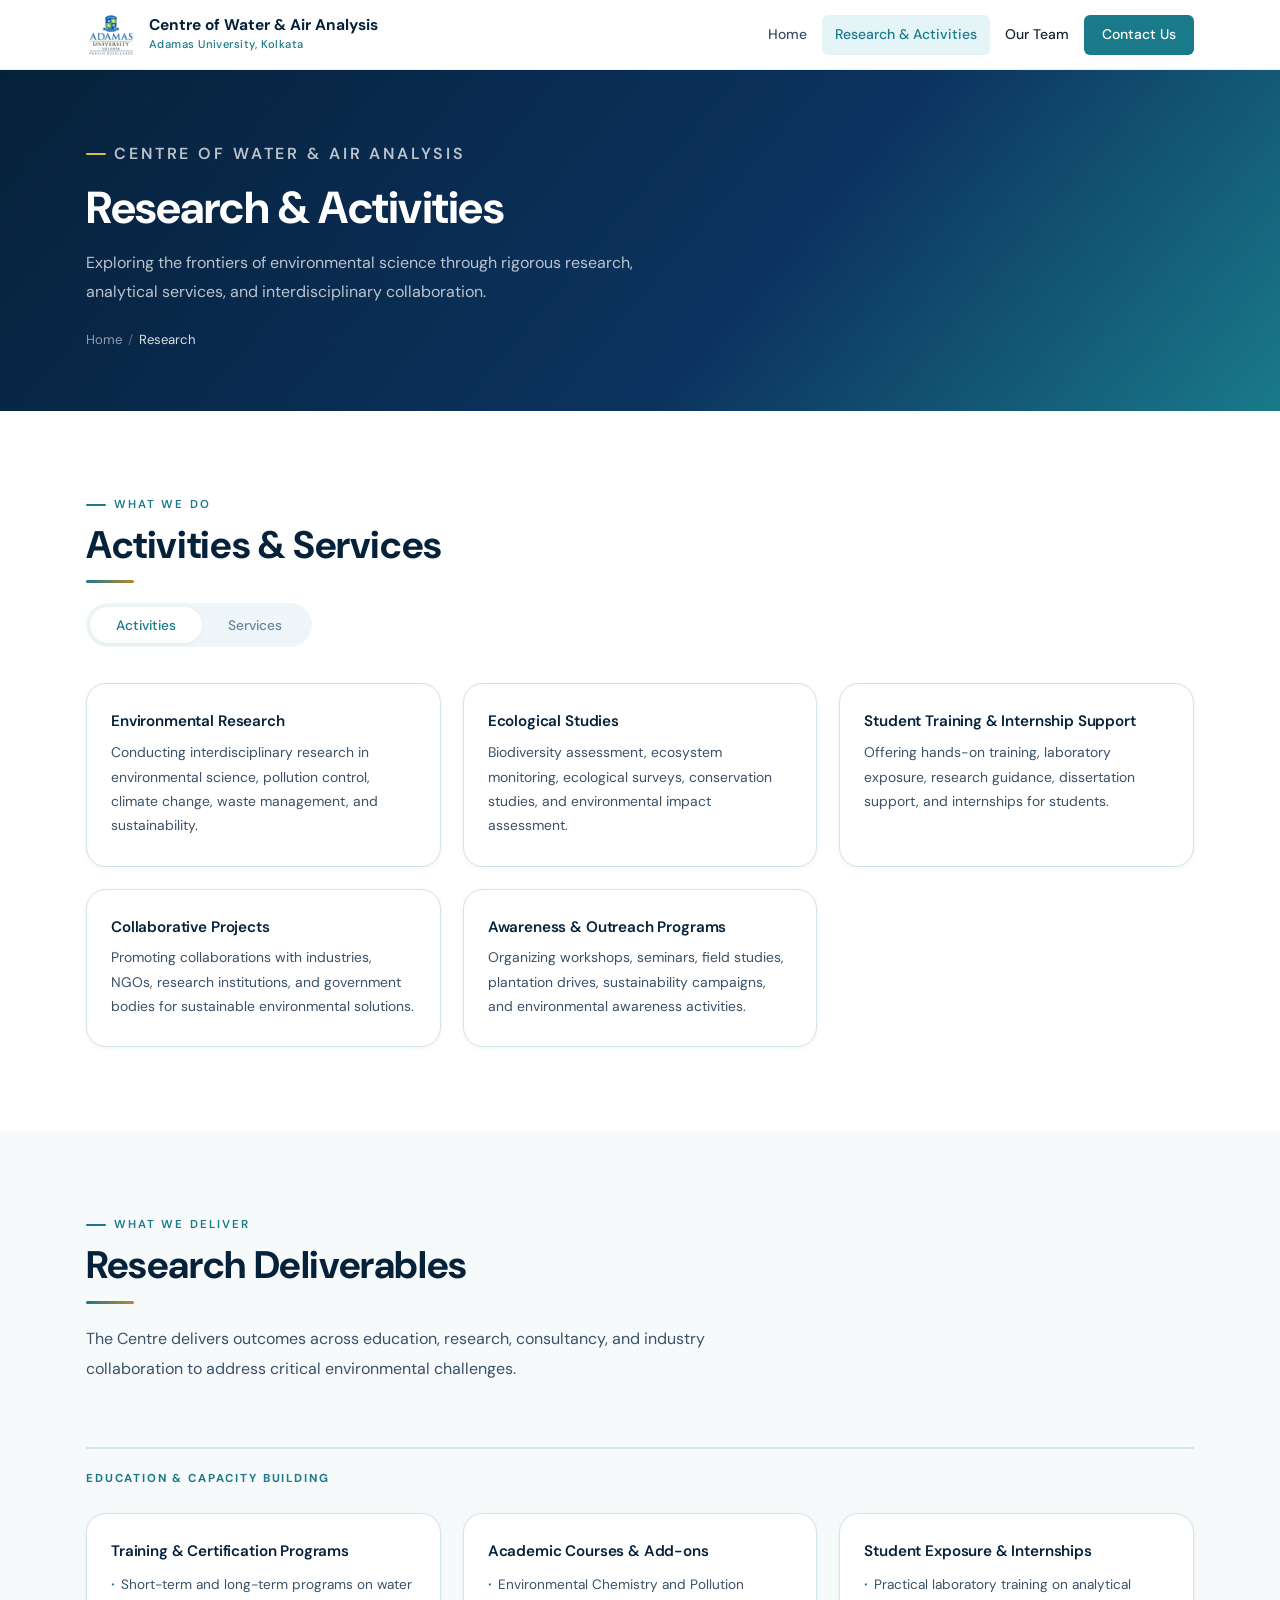
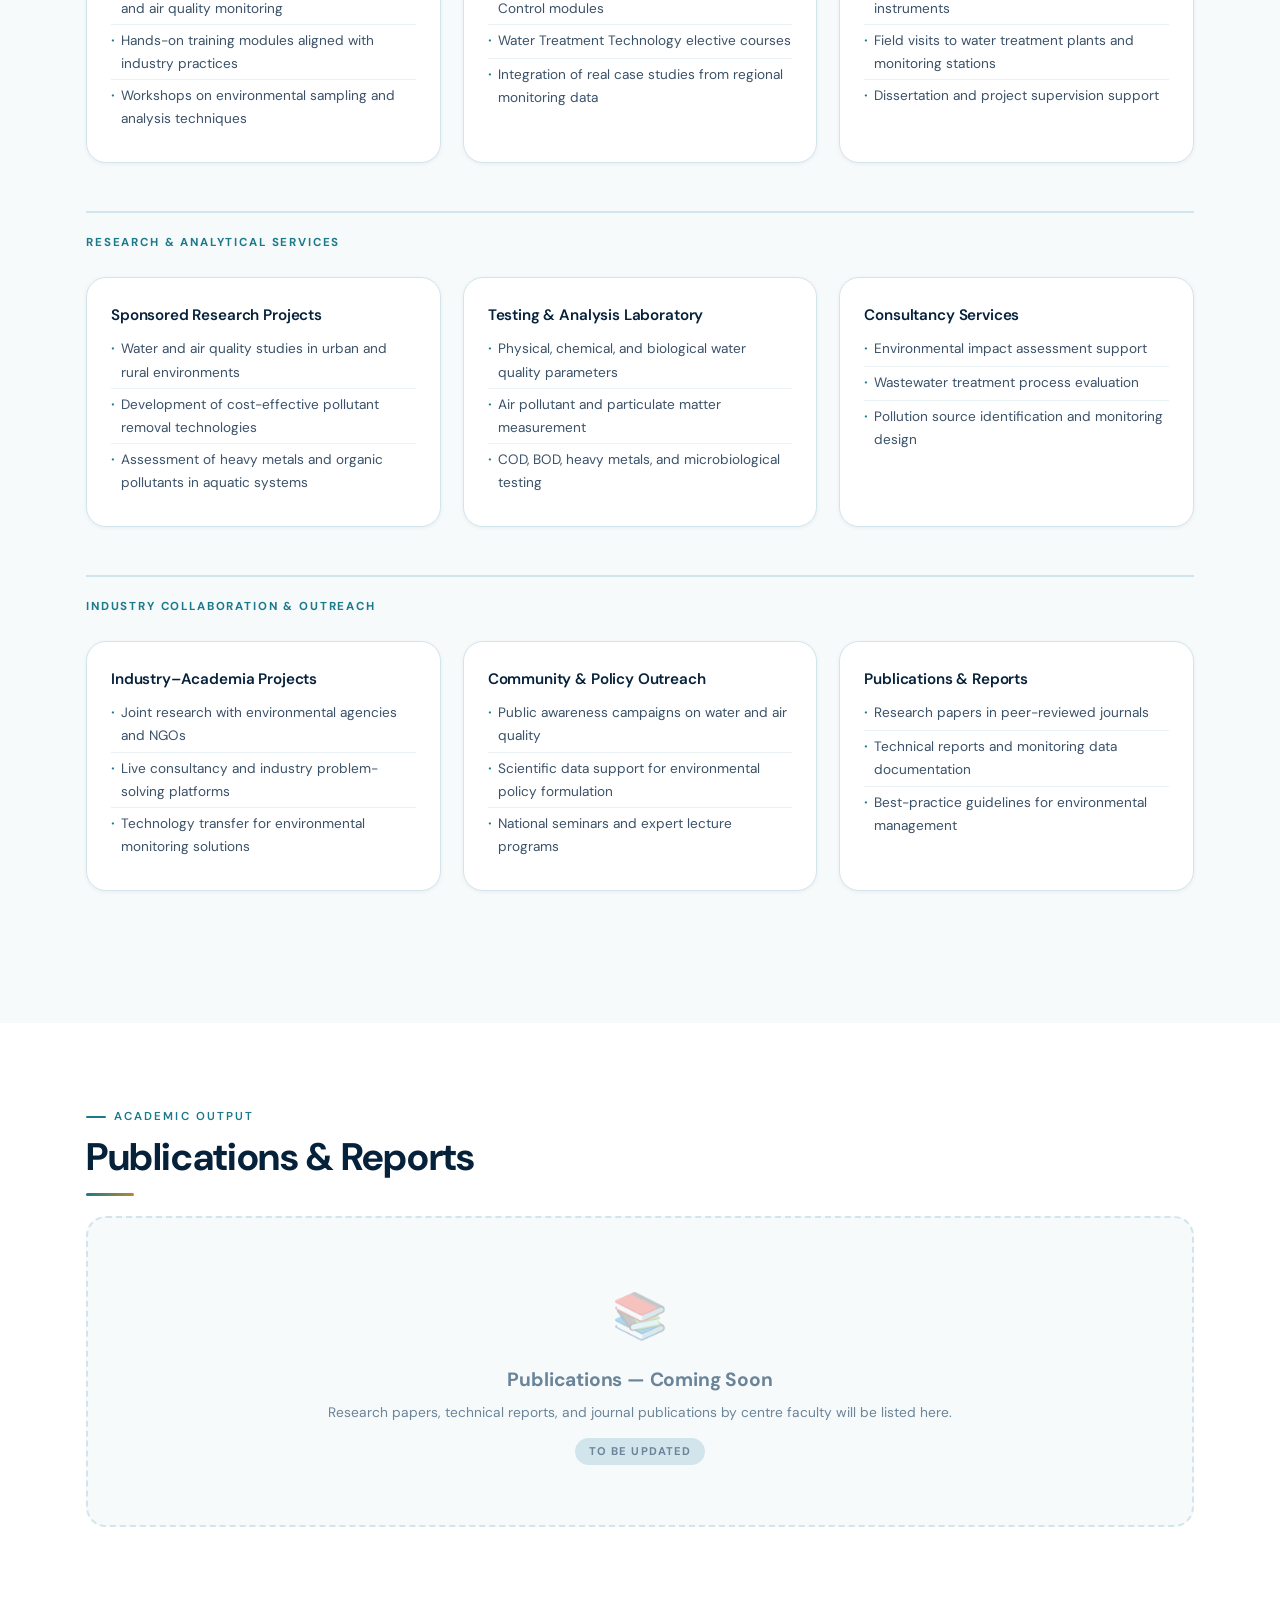
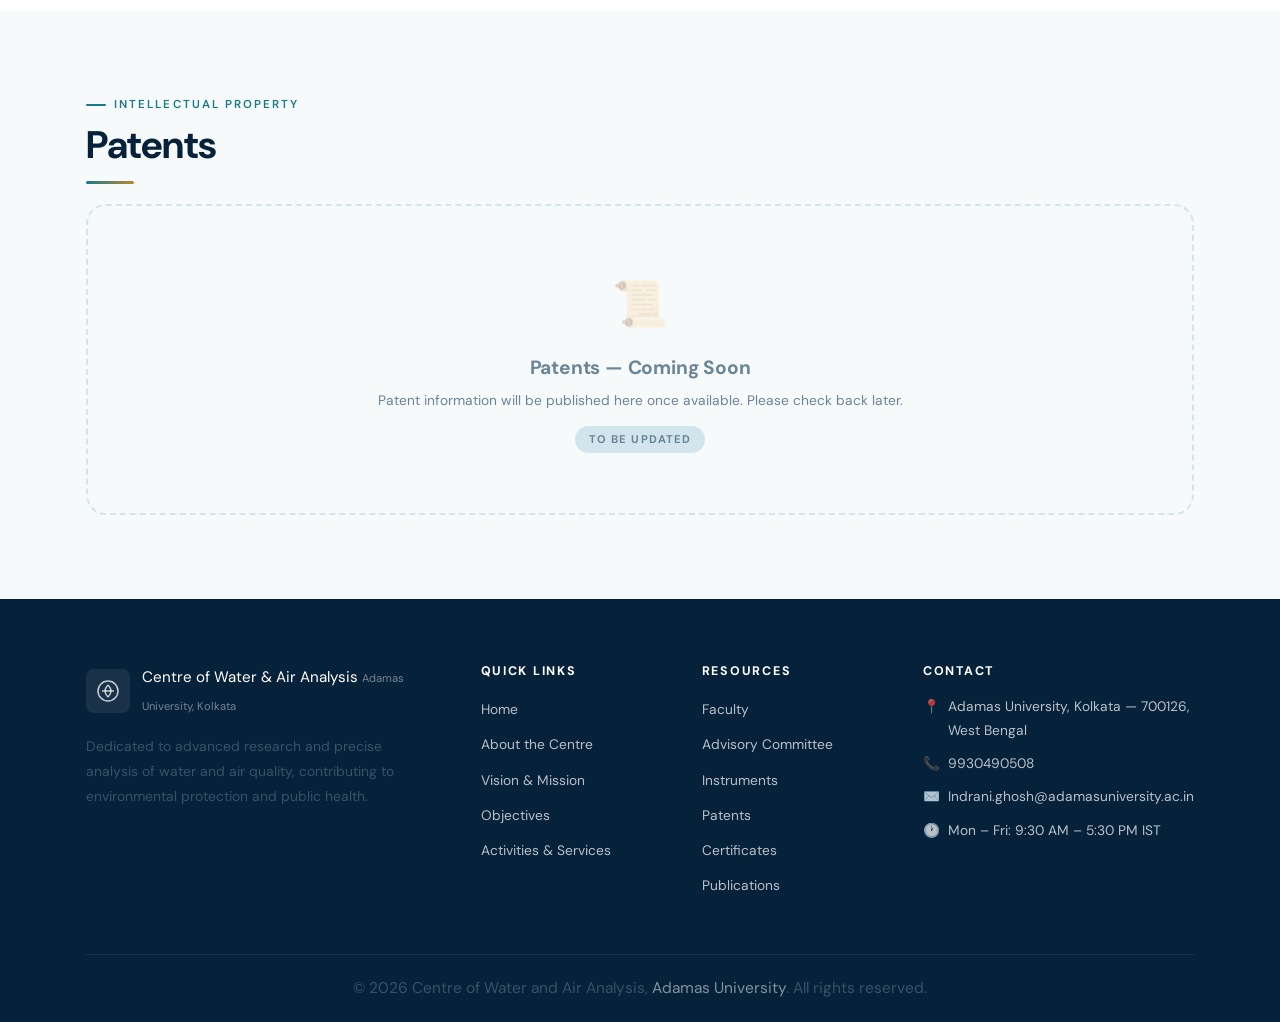
<file: research.html>
<!DOCTYPE html>
<html lang="en">
<head>
  <meta charset="UTF-8" />
  <meta name="viewport" content="width=device-width, initial-scale=1.0" />
  <title>Research — Centre of Water and Air Analysis, Adamas University</title>
  <meta name="description" content="Explore the research activities, services, and deliverables of the Centre of Water and Air Analysis at Adamas University." />
  <link rel="icon" type="image/png" href="images/favicon.png" />
  <link rel="preconnect" href="https://fonts.googleapis.com" />
  <link rel="preconnect" href="https://fonts.gstatic.com" crossorigin />
  <link href="https://fonts.googleapis.com/css2?family=DM+Serif+Display:ital@0;1&family=DM+Sans:wght@300;400;500;600&display=swap" rel="stylesheet" />
  <link rel="stylesheet" href="css/style.css" />
</head>
<body>

<!-- PAGE LOADER -->
<div id="page-loader">
  <div class="loader-logo">
    <div class="loader-ripple"><span></span><span></span><span></span></div>
    <div class="loader-text">CWAA · Adamas University</div>
  </div>
  <div class="loader-bar"><div class="loader-bar-fill"></div></div>
</div>

<!-- NAVBAR -->
<header id="navbar">
  <div class="container">
    <nav class="nav-inner">
      <a href="index.html" class="nav-brand">
        <img src="images/favicon.png" alt="CWAA" />
        <div class="brand-text">
          <span class="brand-name"><strong>Centre of Water &amp; Air Analysis</strong></span>
          <span class="brand-sub">Adamas University, Kolkata</span>
        </div>
      </a>
      <ul class="nav-links" id="nav-links">
        <li><a href="index.html">Home</a></li>
        <li><a href="research.html" class="active">Research & Activities</a></li>
        <li class="nav-page-link"><a href="team.html">Our Team</a></li>
        <li class="nav-cta"><a href="contact.html">Contact Us</a></li>
      </ul>
      <button class="hamburger" aria-label="Toggle menu">
        <span></span><span></span><span></span>
      </button>
    </nav>
  </div>
</header>

<!-- PAGE HERO -->
<div class="page-hero">
  <div class="container">
    <p class="page-hero-label">Centre of Water &amp; Air Analysis</p>
    <h1>Research &amp; Activities</h1>
    <p>Exploring the frontiers of environmental science through rigorous research, analytical services, and interdisciplinary collaboration.</p>
    <div class="page-hero-breadcrumb">
      <a href="index.html">Home</a>
      <span class="sep">/</span>
      <span class="current">Research</span>
    </div>
  </div>
</div>

<!-- ACTIVITIES & SERVICES FULL -->
<section id="activities" class="section-pad">
  <div class="container">
    <p class="section-label">What We Do</p>
    <h2 class="section-title">Activities &amp; Services</h2>
    <div class="section-divider"></div>

    <div class="activities-tabs">
      <button class="tab-btn active" data-tab="tab-activities">Activities</button>
      <button class="tab-btn" data-tab="tab-services">Services</button>
    </div>

    <!-- ACTIVITIES -->
    <div class="tab-panel active" id="tab-activities">
      <div class="services-grid">
        <div class="service-card fade-in">
          <h4>Environmental Research</h4>
          <p>Conducting interdisciplinary research in environmental science, pollution control, climate change, waste management, and sustainability.</p>
        </div>
        <div class="service-card fade-in fade-in-delay-1">
          <h4>Ecological Studies</h4>
          <p>Biodiversity assessment, ecosystem monitoring, ecological surveys, conservation studies, and environmental impact assessment.</p>
        </div>
        <div class="service-card fade-in fade-in-delay-2">
          <h4>Student Training &amp; Internship Support</h4>
          <p>Offering hands-on training, laboratory exposure, research guidance, dissertation support, and internships for students.</p>
        </div>
        <div class="service-card fade-in">
          <h4>Collaborative Projects</h4>
          <p>Promoting collaborations with industries, NGOs, research institutions, and government bodies for sustainable environmental solutions.</p>
        </div>
        <div class="service-card fade-in fade-in-delay-1">
          <h4>Awareness &amp; Outreach Programs</h4>
          <p>Organizing workshops, seminars, field studies, plantation drives, sustainability campaigns, and environmental awareness activities.</p>
        </div>
        <!-- Add more activity cards as needed -->
      </div>
    </div>

    <!-- SERVICES -->
    <div class="tab-panel" id="tab-services">
      <div class="services-grid">
        <div class="service-card fade-in">
          <h4>Water Quality Analysis</h4>
          <p>Assessment of physical, chemical, and biological parameters of drinking water, groundwater, surface water, wastewater, and industrial effluents.</p>
        </div>
        <div class="service-card fade-in fade-in-delay-1">
          <h4>Air Quality Monitoring</h4>
          <p>Monitoring and analysis of indoor and outdoor air pollutants, particulate matter, gaseous pollutants, and environmental exposure assessment.</p>
        </div>
        <div class="service-card fade-in fade-in-delay-2">
          <h4>Consultancy and Testing Services</h4>
          <p>Providing analytical and consultancy support to industries, organizations, researchers, and government agencies for environmental monitoring and compliance.</p>
        </div>
        <div class="service-card fade-in">
          <h4>Data Analysis and Reporting</h4>
          <p>Preparation of scientific reports, environmental data interpretation, and documentation for research and regulatory purposes.</p>
        </div>
      </div>
    </div>
  </div>
</section>

<!-- DELIVERABLES -->
<section id="deliverables" class="section-pad bg-off-white">
  <div class="container">
    <p class="section-label">What We Deliver</p>
    <h2 class="section-title">Research Deliverables</h2>
    <div class="section-divider"></div>
    <p class="section-intro">The Centre delivers outcomes across education, research, consultancy, and industry collaboration to address critical environmental challenges.</p>

    <div class="deliverables-section">

      <!-- Category 1 -->
      <div class="deliverable-category">
        <p class="deliverable-category-title">Education &amp; Capacity Building</p>
        <div class="deliverables-grid">
          <div class="deliverable-card fade-in">
            <h4>Training &amp; Certification Programs</h4>
            <ul>
              <li>Short-term and long-term programs on water and air quality monitoring</li>
              <li>Hands-on training modules aligned with industry practices</li>
              <li>Workshops on environmental sampling and analysis techniques</li>
            </ul>
          </div>
          <div class="deliverable-card fade-in fade-in-delay-1">
            <h4>Academic Courses &amp; Add-ons</h4>
            <ul>
              <li>Environmental Chemistry and Pollution Control modules</li>
              <li>Water Treatment Technology elective courses</li>
              <li>Integration of real case studies from regional monitoring data</li>
            </ul>
          </div>
          <div class="deliverable-card fade-in fade-in-delay-2">
            <h4>Student Exposure &amp; Internships</h4>
            <ul>
              <li>Practical laboratory training on analytical instruments</li>
              <li>Field visits to water treatment plants and monitoring stations</li>
              <li>Dissertation and project supervision support</li>
            </ul>
          </div>
        </div>
      </div>

      <!-- Category 2 -->
      <div class="deliverable-category">
        <p class="deliverable-category-title">Research &amp; Analytical Services</p>
        <div class="deliverables-grid">
          <div class="deliverable-card fade-in">
            <h4>Sponsored Research Projects</h4>
            <ul>
              <li>Water and air quality studies in urban and rural environments</li>
              <li>Development of cost-effective pollutant removal technologies</li>
              <li>Assessment of heavy metals and organic pollutants in aquatic systems</li>
            </ul>
          </div>
          <div class="deliverable-card fade-in fade-in-delay-1">
            <h4>Testing &amp; Analysis Laboratory</h4>
            <ul>
              <li>Physical, chemical, and biological water quality parameters</li>
              <li>Air pollutant and particulate matter measurement</li>
              <li>COD, BOD, heavy metals, and microbiological testing</li>
            </ul>
          </div>
          <div class="deliverable-card fade-in fade-in-delay-2">
            <h4>Consultancy Services</h4>
            <ul>
              <li>Environmental impact assessment support</li>
              <li>Wastewater treatment process evaluation</li>
              <li>Pollution source identification and monitoring design</li>
            </ul>
          </div>
        </div>
      </div>

      <!-- Category 3 -->
      <div class="deliverable-category">
        <p class="deliverable-category-title">Industry Collaboration &amp; Outreach</p>
        <div class="deliverables-grid">
          <div class="deliverable-card fade-in">
            <h4>Industry–Academia Projects</h4>
            <ul>
              <li>Joint research with environmental agencies and NGOs</li>
              <li>Live consultancy and industry problem-solving platforms</li>
              <li>Technology transfer for environmental monitoring solutions</li>
            </ul>
          </div>
          <div class="deliverable-card fade-in fade-in-delay-1">
            <h4>Community &amp; Policy Outreach</h4>
            <ul>
              <li>Public awareness campaigns on water and air quality</li>
              <li>Scientific data support for environmental policy formulation</li>
              <li>National seminars and expert lecture programs</li>
            </ul>
          </div>
          <div class="deliverable-card fade-in fade-in-delay-2">
            <h4>Publications &amp; Reports</h4>
            <ul>
              <li>Research papers in peer-reviewed journals</li>
              <li>Technical reports and monitoring data documentation</li>
              <li>Best-practice guidelines for environmental management</li>
            </ul>
          </div>
        </div>
      </div>

    </div>
  </div>
</section>

<!-- PUBLICATIONS PLACEHOLDER -->
<section id="publications" class="section-pad">
  <div class="container">
    <p class="section-label">Academic Output</p>
    <h2 class="section-title">Publications &amp; Reports</h2>
    <div class="section-divider"></div>
    <div class="placeholder-section fade-in">
      <div class="ph-icon">📚</div>
      <h3>Publications — Coming Soon</h3>
      <p>Research papers, technical reports, and journal publications by centre faculty will be listed here.</p>
      <span class="placeholder-badge">To Be Updated</span>
    </div>
  </div>
</section>

<!-- PATENTS PLACEHOLDER -->
<section id="patents" class="section-pad bg-off-white">
  <div class="container">
    <p class="section-label">Intellectual Property</p>
    <h2 class="section-title">Patents</h2>
    <div class="section-divider"></div>
    <div class="placeholder-section fade-in">
      <div class="ph-icon">📜</div>
      <h3>Patents — Coming Soon</h3>
      <p>Patent information will be published here once available. Please check back later.</p>
      <span class="placeholder-badge">To Be Updated</span>
    </div>
  </div>
</section>

<!-- FOOTER -->
<footer id="footer">
  <div class="container">
    <div class="footer-grid">
      <div class="footer-brand">
        <div class="footer-logo">
          <div style="width:44px;height:44px;background:rgba(255,255,255,0.08);border-radius:8px;display:flex;align-items:center;justify-content:center;flex-shrink:0;">
            <svg width="24" height="24" viewBox="0 0 24 24" fill="none" stroke="rgba(255,255,255,0.75)" stroke-width="1.5"><path d="M12 2C6.48 2 2 6.48 2 12s4.48 10 10 10 10-4.48 10-10S17.52 2 12 2z"/><path d="M12 6c-2 2-3 4-3 6s1 4 3 6"/><path d="M12 6c2 2 3 4 3 6s-1 4-3 6"/><path d="M6 12h12"/></svg>
          </div>
          <div class="footer-logo-text">
            <span class="fn">Centre of Water &amp; Air Analysis</span>
            <span class="fs">Adamas University, Kolkata</span>
          </div>
        </div>
        <p>Dedicated to advanced research and precise analysis of water and air quality, contributing to environmental protection and public health.</p>
      </div>
      <div class="footer-col">
        <h5>Quick Links</h5>
        <ul>
          <li><a href="index.html">Home</a></li>
          <li><a href="index.html#about">About the Centre</a></li>
          <li><a href="index.html#vision-mission">Vision &amp; Mission</a></li>
          <li><a href="index.html#objectives">Objectives</a></li>
          <li><a href="research.html">Activities &amp; Services</a></li>
        </ul>
      </div>
      <div class="footer-col">
        <h5>Resources</h5>
        <ul>
          <li><a href="team.html">Faculty</a></li>
          <li><a href="team.html#advisory">Advisory Committee</a></li>
          <li><a href="index.html#instruments">Instruments</a></li>
          <li><a href="#patents">Patents</a></li>
          <li><a href="index.html#certificates">Certificates</a></li>
          <li><a href="#publications">Publications</a></li>
        </ul>
      </div>
      <div class="footer-col">
        <h5>Contact</h5>
        <div class="contact-line"><span>📍</span><span>Adamas University, Kolkata — 700126, West Bengal</span></div>
        <div class="contact-line"><span>📞</span><a href="tel:9930490508">9930490508</a></div>
        <div class="contact-line"><span>✉️</span><a href="mailto:Indrani.ghosh@adamasuniversity.ac.in">Indrani.ghosh@adamasuniversity.ac.in</a></div>
        <div class="contact-line"><span>🕐</span><span>Mon – Fri: 9:30 AM – 5:30 PM IST</span></div>
      </div>
    </div>
  </div>
  <div class="footer-bar">
    <p>&copy; <span id="footer-year"></span> Centre of Water and Air Analysis, <a href="https://adamasuniversity.ac.in" target="_blank">Adamas University</a>. All rights reserved.</p>
  </div>
</footer>

<button id="back-top" aria-label="Back to top">↑</button>
<script src="js/main.js"></script>
</body>
</html>
</file>
<file: css/style.css>
/* ===================================================
   CENTRE OF WATER AND AIR ANALYSIS — Main Stylesheet
   =================================================== */

@import url('https://fonts.googleapis.com/css2?family=DM+Serif+Display:ital@0;1&family=Inter:wght@300;400;500;600&family=DM+Sans:wght@300;400;500;600&display=swap');

/* ── CSS Variables ── */
:root {
  --navy:         #06213a;
  --navy-mid:     #0c3360;
  --teal:         #1a7a8a;
  --teal-light:   #22a3b8;
  --teal-faint:   #e4f4f7;
  --sky:          #eef6f9;
  --water:        #c2e0e8;
  --gold:         #b8892e;
  --gold-light:   #ddb84a;
  --gold-faint:   #fdf6e3;
  --white:        #ffffff;
  --off-white:    #f7fafb;
  --text:         #162535;
  --text-mid:     #3a5168;
  --text-light:   #6a8499;
  --border:       #d3e5ec;
  --border-light: #eaf2f6;
  --shadow-xs:    0 1px 4px rgba(6,33,58,0.06);
  --shadow-sm:    0 2px 10px rgba(6,33,58,0.08);
  --shadow-md:    0 8px 28px rgba(6,33,58,0.11);
  --shadow-lg:    0 20px 56px rgba(6,33,58,0.15);
  --radius:       6px;
  --radius-lg:    14px;
  --radius-xl:    20px;
  --font-display: 'DM Sans', 'Inter', sans-serif;
  --font-body:    'DM Sans', 'Inter', sans-serif;
  --transition:   0.28s ease;
  --nav-h:        70px;
}

/* ── Reset & Base ── */
*, *::before, *::after { box-sizing: border-box; margin: 0; padding: 0; }
html { scroll-behavior: smooth; font-size: 16px; }
body {
  font-family: var(--font-body);
  color: var(--text);
  background: var(--white);
  line-height: 1.7;
  overflow-x: hidden;
}
img { max-width: 100%; height: auto; display: block; }
a { color: inherit; text-decoration: none; }
ul { list-style: none; }

/* ── Typography ── */
h1, h2, h3, h4, h5 { font-family: var(--font-display); line-height: 1.3; letter-spacing: -0.01em; }
h1 { font-size: clamp(2rem, 4vw, 3.2rem); }
h2 { font-size: clamp(1.6rem, 3vw, 2.4rem); }
h3 { font-size: clamp(1.15rem, 2vw, 1.55rem); }
h4 { font-size: 1.05rem; font-family: var(--font-body); font-weight: 600; }
p  { font-size: 0.97rem; color: var(--text-mid); }

.section-label {
  font-family: var(--font-body);
  font-size: 0.72rem; font-weight: 600;
  letter-spacing: 0.18em; text-transform: uppercase;
  color: var(--teal); margin-bottom: 6px;
  display: flex; align-items: center; gap: 8px;
}
.section-label::before {
  content: ''; display: inline-block;
  width: 20px; height: 2px; background: var(--teal);
  border-radius: 1px;
}
.section-title { font-family: var(--font-display); color: var(--navy); margin-bottom: 10px; }
.section-divider {
  width: 48px; height: 3px;
  background: linear-gradient(90deg, var(--teal), var(--gold));
  border-radius: 2px; margin-bottom: 20px;
}
.section-intro {
  font-size: 1rem; color: var(--text-mid);
  max-width: 620px; line-height: 1.85;
}

/* ── Layout ── */
.container { max-width: 1180px; margin: 0 auto; padding: 0 36px; }
.section-pad { padding: 84px 0; }
.bg-off-white { background: var(--off-white); }
.bg-navy  { background: var(--navy); }
.bg-sky   { background: var(--sky); }
.text-center { text-align: center; }

/* ═══════════════════════════════
   PAGE TRANSITION LOADER
═══════════════════════════════ */
#page-loader {
  position: fixed; inset: 0; z-index: 9999;
  background: var(--navy);
  display: flex; align-items: center; justify-content: center;
  flex-direction: column; gap: 20px;
  pointer-events: none;
  opacity: 0; visibility: hidden;
  transition: opacity 0.35s ease, visibility 0.35s ease;
}
#page-loader.active { opacity: 1; visibility: visible; pointer-events: all; }
.loader-logo {
  display: flex; flex-direction: column; align-items: center; gap: 12px;
}
.loader-ripple {
  position: relative; width: 52px; height: 52px;
}
.loader-ripple span {
  position: absolute; inset: 0; border-radius: 50%;
  border: 2px solid var(--teal-light);
  animation: ripple 1.4s ease-out infinite;
  opacity: 0;
}
.loader-ripple span:nth-child(2) { animation-delay: 0.45s; }
.loader-ripple span:nth-child(3) { animation-delay: 0.9s; }
@keyframes ripple {
  0%   { transform: scale(0.3); opacity: 0.8; }
  100% { transform: scale(1);   opacity: 0; }
}
.loader-text {
  font-family: var(--font-display); font-size: 0.85rem;
  color: rgba(255,255,255,0.5); letter-spacing: 0.1em;
}
.loader-bar {
  width: 160px; height: 2px; background: rgba(255,255,255,0.1);
  border-radius: 1px; overflow: hidden;
}
.loader-bar-fill {
  height: 100%; width: 0;
  background: linear-gradient(90deg, var(--teal), var(--gold));
  border-radius: 1px;
  transition: width 0.5s ease;
}

/* ═══════════════════════════════
   TOP BAR
═══════════════════════════════ */
#top-bar {
  background: var(--navy-mid);
  color: rgba(255,255,255,0.7);
  font-size: 0.8rem; padding: 7px 0;
  border-bottom: 1px solid rgba(255,255,255,0.07);
}
#top-bar .container { display: flex; justify-content: space-between; align-items: center; }
#top-bar a { color: rgba(255,255,255,0.7); transition: color var(--transition); }
#top-bar a:hover { color: var(--gold-light); }
.top-bar-contact { display: flex; gap: 24px; }
.top-bar-contact span { display: flex; align-items: center; gap: 6px; }

/* ═══════════════════════════════
   NAVBAR
═══════════════════════════════ */
#navbar {
  background: rgba(255,255,255,0.97);
  backdrop-filter: blur(12px);
  -webkit-backdrop-filter: blur(12px);
  border-bottom: 1px solid var(--border-light);
  position: sticky; top: 0; z-index: 1000;
  height: var(--nav-h);
  transition: box-shadow var(--transition), background var(--transition);
}
#navbar.scrolled {
  box-shadow: var(--shadow-md);
  background: rgba(255,255,255,0.99);
}
.nav-inner {
  display: flex; align-items: center; justify-content: space-between;
  height: var(--nav-h); gap: 20px;
}
.nav-brand { display: flex; align-items: center; gap: 13px; }
.nav-brand img { height: 50px; width: 50px; object-fit: contain; }
.nav-brand-icon {
  width: 50px; height: 50px;
  background: linear-gradient(135deg, var(--navy), var(--teal));
  border-radius: 10px;
  display: flex; align-items: center; justify-content: center;
  flex-shrink: 0;
}
.brand-text { display: flex; flex-direction: column; }
.brand-name {
  font-family: var(--font-display);
  font-size: 0.97rem; color: var(--navy); line-height: 1.25;
}
.brand-sub {
  font-size: 0.7rem; color: var(--teal);
  font-weight: 500; letter-spacing: 0.04em;
}

/* Nav links */
.nav-links { display: flex; align-items: center; gap: 2px; }
.nav-links > li > a {
  font-size: 0.875rem; font-weight: 500;
  color: var(--text-mid); padding: 8px 13px;
  border-radius: var(--radius);
  transition: all var(--transition); white-space: nowrap;
  display: flex; align-items: center; gap: 4px;
}
.nav-links > li > a:hover,
.nav-links > li > a.active { color: var(--teal); background: var(--teal-faint); }

/* Page links — look slightly different for separate pages */
.nav-links .nav-page-link > a {
  color: var(--text); font-weight: 500;
}

.nav-links .nav-cta > a {
  background: var(--teal); color: var(--white) !important;
  padding: 8px 18px; border-radius: var(--radius);
}
.nav-links .nav-cta > a:hover { background: var(--navy) !important; color: white !important; }



/* Hamburger */
.hamburger { display: none; flex-direction: column; gap: 5px; cursor: pointer; padding: 6px; background: none; border: none; }
.hamburger span { width: 23px; height: 2px; background: var(--navy); border-radius: 2px; transition: all var(--transition); }
.hamburger.open span:nth-child(1) { transform: rotate(45deg) translate(5px, 5px); }
.hamburger.open span:nth-child(2) { opacity: 0; width: 0; }
.hamburger.open span:nth-child(3) { transform: rotate(-45deg) translate(5px, -5px); }

/* ═══════════════════════════════
   HERO / SLIDER
═══════════════════════════════ */
#hero {
  position: relative; overflow: hidden;
  height: min(620px, 82vh); min-height: 420px;
  background: var(--navy);
}
.slide { position: absolute; inset: 0; opacity: 0; transition: opacity 1s ease; }
.slide.active { opacity: 1; }
.slide-img { width: 100%; height: 100%; object-fit: cover; opacity: 0.38; }
.slide-placeholder { width: 100%; height: 100%; }
.slide-placeholder.s1 { background: linear-gradient(140deg,#061b30 0%,#0b3d5a 50%,#1a7a8a 100%); }
.slide-placeholder.s2 { background: linear-gradient(140deg,#083050 0%,#0f4a6e 55%,#1f8fa6 100%); }
.slide-placeholder.s3 { background: linear-gradient(140deg,#06213a 0%,#0f3354 60%,#b8892e 100%); }
/* Decorative water-wave SVG overlay */
.slide-wave {
  position: absolute; bottom: 0; left: 0; right: 0;
  height: 90px; opacity: 0.07;
}
.slide-overlay {
  position: absolute; inset: 0;
  background: linear-gradient(100deg, rgba(6,33,58,0.88) 0%, rgba(6,33,58,0.35) 65%, transparent 100%);
}
.slide-content {
  position: absolute; top: 50%; transform: translateY(-50%);
  left: 0; right: 0;
}
.slide-tag {
  display: inline-flex; align-items: center; gap: 6px;
  background: rgba(184,137,46,0.2); border: 1px solid rgba(184,137,46,0.45);
  color: var(--gold-light); font-size: 0.72rem; font-weight: 600;
  letter-spacing: 0.14em; text-transform: uppercase;
  padding: 5px 14px; border-radius: 30px; margin-bottom: 16px;
  backdrop-filter: blur(6px);
}
.slide-content h2 {
  color: var(--white); font-size: clamp(1.6rem, 3.8vw, 3rem);
  font-weight: 400; line-height: 1.22;
  text-shadow: 0 2px 16px rgba(0,0,0,0.28); margin-bottom: 14px;
  max-width: 620px;
}
.slide-content p {
  color: rgba(255,255,255,0.78);
  font-size: clamp(0.9rem, 1.4vw, 1.05rem);
  max-width: 500px; line-height: 1.75;
}
.slide-controls {
  position: absolute; bottom: 28px; left: 0; right: 0;
}
.slide-controls .container {
  display: flex; align-items: center; justify-content: space-between;
}
.slider-dots { display: flex; gap: 7px; align-items: center; }
.dot {
  width: 7px; height: 7px; border-radius: 50%;
  background: rgba(255,255,255,0.35); cursor: pointer;
  transition: all var(--transition); border: none; padding: 0;
}
.dot.active { background: var(--gold-light); width: 22px; border-radius: 3px; }
.slider-arrows { display: flex; gap: 8px; }
.slider-btn {
  width: 38px; height: 38px; border-radius: 50%;
  background: rgba(255,255,255,0.12); border: 1px solid rgba(255,255,255,0.25);
  color: white; cursor: pointer; font-size: 1rem;
  display: flex; align-items: center; justify-content: center;
  transition: all var(--transition); backdrop-filter: blur(4px);
}
.slider-btn:hover { background: var(--teal); border-color: var(--teal); }

/* ═══════════════════════════════
   STATS BAR
═══════════════════════════════ */
#stats-bar { background: var(--navy); padding: 28px 0; }
.stats-grid {
  display: grid; grid-template-columns: repeat(4, 1fr);
  gap: 1px; background: rgba(255,255,255,0.06); border-radius: var(--radius-lg); overflow: hidden;
}
.stat-item {
  background: rgba(255,255,255,0.04);
  text-align: center; padding: 22px 16px;
  transition: background var(--transition);
}
.stat-item:hover { background: rgba(26,122,138,0.18); }
.stat-num {
  font-family: var(--font-display); font-size: 2.3rem;
  color: var(--gold-light); line-height: 1; margin-bottom: 5px;
}
.stat-label { font-size: 0.78rem; color: rgba(255,255,255,0.55); letter-spacing: 0.05em; }

/* ═══════════════════════════════
   ABOUT
═══════════════════════════════ */
.about-grid {
  display: grid; grid-template-columns: 1fr 1.1fr;
  gap: 72px; align-items: center;
}
.about-image-block { position: relative; }
.about-img-main, .about-img-placeholder {
  width: 100%; border-radius: var(--radius-xl);
  box-shadow: var(--shadow-lg); aspect-ratio: 4/3; object-fit: cover;
}
.about-img-placeholder {
  background: linear-gradient(135deg, var(--sky) 0%, var(--water) 100%);
  display: flex; align-items: center; justify-content: center;
  flex-direction: column; gap: 12px;
}
.about-img-placeholder .placeholder-icon { font-size: 4rem; opacity: 0.35; }
.about-img-placeholder p { color: var(--text-light); font-size: 0.82rem; }
.about-float-badge {
  position: absolute; bottom: -18px; right: -18px;
  background: var(--navy); color: var(--white);
  border-radius: var(--radius-lg); padding: 18px 22px;
  box-shadow: var(--shadow-md); text-align: center;
  border: 2px solid var(--teal);
}
.about-float-badge .bf-num {
  font-family: var(--font-display); font-size: 1.9rem; color: var(--gold-light); line-height: 1;
}
.about-float-badge .bf-label { font-size: 0.7rem; color: rgba(255,255,255,0.6); margin-top: 3px; }
.about-text p { margin-bottom: 1rem; line-height: 1.9; }
.about-highlights {
  display: grid; grid-template-columns: 1fr 1fr;
  gap: 10px; margin-top: 24px;
}
.highlight-item {
  background: var(--sky); border-left: 3px solid var(--teal);
  padding: 11px 15px; border-radius: 0 var(--radius) var(--radius) 0;
  font-size: 0.85rem; color: var(--text-mid); font-weight: 500;
}

/* ═══════════════════════════════
   VISION & MISSION
═══════════════════════════════ */
.vm-grid { display: grid; grid-template-columns: 1fr 1fr; gap: 28px; margin-top: 48px; }
.vm-card {
  background: var(--white); border: 1px solid var(--border);
  border-radius: var(--radius-xl); padding: 40px 36px;
  position: relative; overflow: hidden;
  box-shadow: var(--shadow-sm); transition: box-shadow var(--transition);
}
.vm-card:hover { box-shadow: var(--shadow-md); }
.vm-card::before { content: ''; position: absolute; top: 0; left: 0; right: 0; height: 3px; }
.vm-card.vision::before  { background: linear-gradient(90deg, var(--teal), var(--navy)); }
.vm-card.mission::before { background: linear-gradient(90deg, var(--gold), var(--teal)); }
.vm-icon {
  width: 52px; height: 52px; border-radius: 12px;
  display: flex; align-items: center; justify-content: center;
  font-size: 1.5rem; margin-bottom: 18px;
}
.vm-card.vision .vm-icon  { background: rgba(26,122,138,0.09); }
.vm-card.mission .vm-icon { background: rgba(184,137,46,0.09); }
.vm-card h3 { color: var(--navy); margin-bottom: 14px; }
.vm-card p  { font-size: 0.93rem; line-height: 1.85; }
.vm-card ul { padding-left: 18px; list-style: disc; }
.vm-card ul li { font-size: 0.93rem; color: var(--text-mid); line-height: 1.8; margin-bottom: 6px; }

/* ═══════════════════════════════
   OBJECTIVES
═══════════════════════════════ */
.objectives-grid {
  display: grid; grid-template-columns: repeat(3, 1fr);
  gap: 22px; margin-top: 48px;
}
.obj-card {
  background: var(--white); border: 1px solid var(--border);
  border-radius: var(--radius-xl); padding: 32px 26px;
  transition: all var(--transition); box-shadow: var(--shadow-xs);
  position: relative; overflow: hidden;
}
.obj-card::after {
  content: ''; position: absolute; bottom: 0; left: 0; right: 0;
  height: 3px; background: linear-gradient(90deg, var(--teal), var(--navy));
  transform: scaleX(0); transform-origin: left; transition: transform var(--transition);
}
.obj-card:hover { transform: translateY(-5px); box-shadow: var(--shadow-md); }
.obj-card:hover::after { transform: scaleX(1); }
.obj-num {
  display: inline-flex; align-items: center; justify-content: center;
  width: 44px; height: 44px; border-radius: 50%;
  background: var(--navy); color: var(--gold-light);
  font-family: var(--font-display); font-size: 1rem;
  margin-bottom: 14px;
}
.obj-card h4 { color: var(--navy); margin-bottom: 8px; font-size: 0.98rem; }
.obj-card p  { font-size: 0.88rem; line-height: 1.75; }

/* ═══════════════════════════════
   ACTIVITIES & SERVICES
═══════════════════════════════ */
.activities-tabs {
  display: flex; gap: 0; flex-wrap: wrap; margin-bottom: 36px;
  background: var(--sky); border-radius: 40px; padding: 4px;
  width: fit-content;
}
.tab-btn {
  padding: 9px 26px; font-size: 0.86rem; font-weight: 500;
  border: none; background: none; cursor: pointer;
  color: var(--text-light); border-radius: 36px;
  transition: all var(--transition); font-family: var(--font-body);
}
.tab-btn.active { background: var(--white); color: var(--teal); box-shadow: var(--shadow-xs); }
.tab-btn:hover:not(.active) { color: var(--text); }
.tab-panel { display: none; }
.tab-panel.active { display: block; }
.services-grid { display: grid; grid-template-columns: repeat(3, 1fr); gap: 22px; }
.service-card {
  border: 1px solid var(--border); border-radius: var(--radius-xl);
  padding: 28px 24px; background: var(--white);
  transition: all var(--transition); box-shadow: var(--shadow-xs);
}
.service-card:hover { box-shadow: var(--shadow-md); border-color: var(--teal); transform: translateY(-3px); }
.service-icon { font-size: 1.9rem; margin-bottom: 13px; display: block; }
.service-card h4 { color: var(--navy); margin-bottom: 8px; font-size: 0.95rem; }
.service-card p  { font-size: 0.87rem; line-height: 1.75; }

/* ═══════════════════════════════
   FACULTY (also used on team.html)
═══════════════════════════════ */
.faculty-grid {
  display: grid; grid-template-columns: repeat(4, 1fr);
  gap: 24px; margin-top: 48px;
}
.faculty-card {
  background: var(--white); border: 1px solid var(--border);
  border-radius: var(--radius-xl); overflow: hidden;
  box-shadow: var(--shadow-xs); transition: all var(--transition);
  text-align: center;
}
.faculty-card:hover { transform: translateY(-4px); box-shadow: var(--shadow-md); }
.faculty-img-wrap {
  aspect-ratio: 1; overflow: hidden;
  background: linear-gradient(135deg, var(--sky), var(--water));
}
.faculty-img-wrap img { width: 100%; height: 100%; object-fit: cover; transition: transform 0.4s ease; }
.faculty-card:hover .faculty-img-wrap img { transform: scale(1.05); }
.faculty-img-placeholder {
  width: 100%; height: 100%; aspect-ratio: 1;
  display: flex; align-items: center; justify-content: center;
  font-size: 3.5rem; color: var(--teal); opacity: 0.4;
  background: linear-gradient(135deg, var(--sky), var(--water));
}
.faculty-info { padding: 18px 14px; }
.faculty-info h4 { font-size: 0.95rem; color: var(--navy); margin-bottom: 4px; font-family: var(--font-body); font-weight: 600; }
.faculty-info .designation { font-size: 0.8rem; color: var(--teal); font-weight: 500; margin-bottom: 3px; }
.faculty-info .dept { font-size: 0.76rem; color: var(--text-light); }

/* ═══════════════════════════════
   ADVISORY COMMITTEE
═══════════════════════════════ */
.advisory-grid {
  display: grid; grid-template-columns: repeat(3, minmax(260px, 1fr));
  gap: 32px; margin-top: 48px;
}
.advisory-card {
  background: var(--white); border: 1px solid var(--border);
  border-radius: var(--radius-xl); padding: 32px 28px;
  display: flex; flex-direction: column; align-items: center;
  text-align: center;
  box-shadow: var(--shadow-xs); transition: all var(--transition);
}
.advisory-card:hover { box-shadow: var(--shadow-md); border-color: var(--navy); }
.advisory-avatar,
.advisory-avatar-placeholder {
  width: 180px; height: 180px; border-radius: 28px;
  object-fit: cover; flex-shrink: 0;
  display: flex; align-items: center; justify-content: center;
  border: 2px solid var(--border);
  margin-bottom: 22px;
}
.advisory-avatar-placeholder { font-size: 3.4rem; color: var(--teal); background: var(--sky); }
.advisory-info h4 { font-size: 1.1rem; color: var(--navy); margin-bottom: 8px; font-family: var(--font-body); font-weight: 700; }
.advisory-info .ac-role { font-size: 0.9rem; color: var(--teal); font-weight: 700; margin-bottom: 10px; }
.advisory-info .ac-org { font-size: 0.92rem; color: var(--text-mid); line-height: 1.8; margin-bottom: 20px; }
.know-more-link {
  display: inline-flex; padding: 12px 24px; border-radius: 999px;
  background: var(--teal); color: white; font-weight: 700;
  transition: background var(--transition), transform var(--transition);
}
.know-more-link:hover { background: var(--navy); transform: translateY(-1px); }

/* ═══════════════════════════════
   INSTRUMENTS
═══════════════════════════════ */
.instruments-grid { display: grid; grid-template-columns: repeat(4, 1fr); gap: 22px; margin-top: 48px; }
.instrument-card {
  background: var(--white); border: 1px solid var(--border);
  border-radius: var(--radius-xl); overflow: hidden;
  box-shadow: var(--shadow-xs); transition: all var(--transition);
}
.instrument-card:hover { box-shadow: var(--shadow-md); transform: translateY(-4px); }
.instrument-img { aspect-ratio: 4/3; overflow: hidden; background: var(--sky); position: relative; }
.instrument-img img { width: 100%; height: 100%; object-fit: cover; }
.instrument-img-placeholder {
  width: 100%; height: 100%; aspect-ratio: 4/3;
  display: flex; align-items: center; justify-content: center;
  font-size: 2.4rem; color: var(--teal); opacity: 0.45;
}
.instrument-body { padding: 16px 15px; }
.instrument-body h4 { font-size: 0.88rem; color: var(--navy); margin-bottom: 5px; font-family: var(--font-body); font-weight: 600; line-height: 1.4; }
.instrument-body p  { font-size: 0.8rem; line-height: 1.65; }
.instrument-badge {
  display: inline-block; margin-top: 9px;
  background: var(--teal-faint); color: var(--teal);
  font-size: 0.7rem; font-weight: 600; padding: 3px 10px;
  border-radius: 20px;
}

/* ═══════════════════════════════
   LEADERSHIP
═══════════════════════════════ */
.leadership-grid { display: grid; grid-template-columns: 1fr 1fr; gap: 28px; max-width: 840px; margin: 48px auto 0; }
.leader-card {
  background: var(--white); border: 1px solid var(--border);
  border-radius: var(--radius-xl); padding: 34px;
  display: flex; gap: 22px; align-items: flex-start;
  box-shadow: var(--shadow-sm); transition: all var(--transition);
}
.leader-card:hover { box-shadow: var(--shadow-md); }
.leader-photo, .leader-photo-placeholder {
  width: 84px; height: 84px; border-radius: 50%; flex-shrink: 0;
  border: 3px solid var(--teal);
}
.leader-photo { object-fit: cover; }
.leader-photo-placeholder {
  background: linear-gradient(135deg, var(--sky), var(--water));
  display: flex; align-items: center; justify-content: center;
  font-size: 2rem; color: var(--navy);
}
.leader-info h3 { font-size: 1.05rem; color: var(--navy); margin-bottom: 3px; }
.leader-info .role {
  font-size: 0.74rem; color: var(--teal); font-weight: 700;
  letter-spacing: 0.1em; text-transform: uppercase; margin-bottom: 14px;
}
.leader-contact a { display: flex; align-items: center; gap: 7px; font-size: 0.84rem; color: var(--text-mid); margin-bottom: 6px; transition: color var(--transition); }
.leader-contact a:hover { color: var(--teal); }

/* ═══════════════════════════════
   PAGE HERO (inner pages)
═══════════════════════════════ */
.page-hero {
  background: linear-gradient(130deg, var(--navy) 0%, var(--navy-mid) 60%, var(--teal) 100%);
  padding: 70px 0 60px; position: relative; overflow: hidden;
}
.page-hero::after {
  content: ''; position: absolute; inset: 0;
  background: url("data:image/svg+xml,%3Csvg width='60' height='60' viewBox='0 0 60 60' xmlns='http://www.w3.org/2000/svg'%3E%3Cg fill='none' fill-rule='evenodd'%3E%3Cg fill='%23ffffff' fill-opacity='0.025'%3E%3Ccircle cx='30' cy='30' r='1'/%3E%3C/g%3E%3C/g%3E%3C/svg%3E");
}
.page-hero .container { position: relative; z-index: 1; }
.page-hero-label {
  font-size: 0.72rem; font-weight: 600; letter-spacing: 0.18em;
  text-transform: uppercase; color: var(--gold-light);
  display: flex; align-items: center; gap: 8px; margin-bottom: 10px;
}
.page-hero-label::before { content: ''; width: 20px; height: 2px; background: var(--gold-light); border-radius: 1px; display: inline-block; }
.page-hero h1 { color: var(--white); font-size: clamp(1.8rem, 3.5vw, 2.8rem); margin-bottom: 12px; }
.page-hero p  { color: rgba(255,255,255,0.72); font-size: 1rem; max-width: 560px; line-height: 1.8; }
.page-hero-breadcrumb {
  display: flex; align-items: center; gap: 6px;
  margin-top: 22px; font-size: 0.82rem;
}
.page-hero-breadcrumb a { color: rgba(255,255,255,0.55); transition: color var(--transition); }
.page-hero-breadcrumb a:hover { color: var(--gold-light); }
.page-hero-breadcrumb .sep { color: rgba(255,255,255,0.3); }
.page-hero-breadcrumb .current { color: rgba(255,255,255,0.85); }

/* ═══════════════════════════════
   RESEARCH PAGE — Highlights, Deliverables
═══════════════════════════════ */
.research-intro-grid { display: grid; grid-template-columns: 1.1fr 1fr; gap: 64px; align-items: start; }
.deliverables-section { margin-top: 64px; }
.deliverable-category { margin-bottom: 48px; }
.deliverable-category-title {
  font-family: var(--font-body); font-size: 0.72rem; font-weight: 700;
  letter-spacing: 0.16em; text-transform: uppercase; color: var(--teal);
  border-top: 2px solid var(--border); padding-top: 20px; margin-bottom: 24px;
}
.deliverables-grid { display: grid; grid-template-columns: repeat(3, 1fr); gap: 22px; }
.deliverable-card {
  border: 1px solid var(--border); border-radius: var(--radius-xl);
  padding: 28px 24px; background: var(--white);
  box-shadow: var(--shadow-xs); transition: all var(--transition);
}
.deliverable-card:hover { box-shadow: var(--shadow-md); border-color: var(--teal); transform: translateY(-3px); }
.deliverable-card .dc-icon {
  width: 44px; height: 44px; background: var(--teal-faint);
  border-radius: 10px; display: flex; align-items: center;
  justify-content: center; font-size: 1.3rem; margin-bottom: 14px;
}
.deliverable-card h4 { color: var(--navy); margin-bottom: 8px; font-size: 0.95rem; }
.deliverable-card ul { padding-left: 0; list-style: none; }
.deliverable-card ul li {
  font-size: 0.85rem; color: var(--text-mid); line-height: 1.7;
  padding: 4px 0; border-bottom: 1px solid var(--border-light);
  display: flex; gap: 6px;
}
.deliverable-card ul li::before { content: '·'; color: var(--teal); font-size: 1.2rem; line-height: 1.3; flex-shrink: 0; }
.deliverable-card ul li:last-child { border-bottom: none; }

/* ═══════════════════════════════
   PLACEHOLDER SECTIONS
═══════════════════════════════ */
.placeholder-section {
  border: 2px dashed var(--border); border-radius: var(--radius-xl);
  padding: 60px 32px; text-align: center; background: var(--off-white);
}
.placeholder-section .ph-icon { font-size: 2.8rem; opacity: 0.3; margin-bottom: 14px; }
.placeholder-section h3 { color: var(--text-light); margin-bottom: 8px; font-size: 1.2rem; }
.placeholder-section p { font-size: 0.86rem; color: var(--text-light); }
.placeholder-badge {
  display: inline-block; margin-top: 14px;
  background: var(--border); color: var(--text-light);
  font-size: 0.7rem; font-weight: 700; padding: 4px 14px;
  border-radius: 20px; letter-spacing: 0.1em; text-transform: uppercase;
}

/* ═══════════════════════════════
   FOOTER
═══════════════════════════════ */
#footer { background: var(--navy); color: rgba(255,255,255,0.72); padding: 64px 0 0; }
.footer-grid {
  display: grid; grid-template-columns: 2fr 1fr 1fr 1fr;
  gap: 48px; padding-bottom: 48px;
  border-bottom: 1px solid rgba(255,255,255,0.08);
}
.footer-logo { display: flex; align-items: center; gap: 12px; margin-bottom: 16px; }
.footer-logo-text .fn { font-family: var(--font-display); font-size: 0.95rem; color: var(--white); }
.footer-logo-text .fs { font-size: 0.7rem; color: rgba(255,255,255,0.45); }
.footer-brand p { font-size: 0.87rem; line-height: 1.8; margin-bottom: 20px; }
.footer-col h5 { font-size: 0.78rem; font-weight: 700; letter-spacing: 0.14em; text-transform: uppercase; color: var(--white); margin-bottom: 16px; }
.footer-col li { margin-bottom: 8px; }
.footer-col a { font-size: 0.86rem; transition: color var(--transition); }
.footer-col a:hover { color: var(--gold-light); }
.footer-col .contact-line { display: flex; align-items: flex-start; gap: 8px; margin-bottom: 10px; font-size: 0.86rem; }
.footer-bar { text-align: center; padding: 20px 0; font-size: 0.8rem; color: rgba(255,255,255,0.35); }
.footer-bar a { color: rgba(255,255,255,0.5); }
.footer-bar a:hover { color: var(--gold-light); }

/* ═══════════════════════════════
   BACK TO TOP
═══════════════════════════════ */
#back-top {
  position: fixed; bottom: 26px; right: 26px; z-index: 999;
  width: 42px; height: 42px; border-radius: 50%;
  background: var(--teal); color: white;
  display: flex; align-items: center; justify-content: center;
  font-size: 1.1rem; box-shadow: var(--shadow-md);
  cursor: pointer; opacity: 0; visibility: hidden;
  transition: all var(--transition); border: none;
}
#back-top.visible { opacity: 1; visibility: visible; }
#back-top:hover { background: var(--navy); transform: translateY(-2px); }

/* ═══════════════════════════════
   UTILITIES & ANIMATIONS
═══════════════════════════════ */
.btn {
  display: inline-flex; align-items: center; gap: 8px;
  padding: 11px 26px; border-radius: var(--radius);
  font-size: 0.88rem; font-weight: 600; cursor: pointer;
  transition: all var(--transition); border: none;
  font-family: var(--font-body); letter-spacing: 0.02em;
}
.btn-primary  { background: var(--teal); color: white; }
.btn-primary:hover { background: var(--navy); }
.btn-outline  { background: transparent; color: var(--teal); border: 2px solid var(--teal); }
.btn-outline:hover { background: var(--teal); color: white; }

.fade-in { opacity: 0; transform: translateY(20px); transition: opacity 0.55s ease, transform 0.55s ease; }
.fade-in.visible { opacity: 1; transform: translateY(0); }
.fade-in-delay-1 { transition-delay: 0.1s; }
.fade-in-delay-2 { transition-delay: 0.2s; }
.fade-in-delay-3 { transition-delay: 0.3s; }

/* ═══════════════════════════════
   RESPONSIVE
═══════════════════════════════ */
@media (max-width: 1040px) {
  .faculty-grid     { grid-template-columns: repeat(3, 1fr); }
  .instruments-grid { grid-template-columns: repeat(3, 1fr); }
  .footer-grid      { grid-template-columns: 1fr 1fr; gap: 32px; }
  .about-grid       { gap: 48px; }
  .research-intro-grid { grid-template-columns: 1fr; gap: 40px; }
  .deliverables-grid { grid-template-columns: 1fr 1fr; }
}

@media (max-width: 768px) {
  .container { padding: 0 20px; }
  .section-pad { padding: 60px 0; }
  #top-bar { display: none; }
  .nav-links { display: none; position: absolute; top: var(--nav-h); left: 0; right: 0; background: var(--white); padding: 12px 16px 20px; border-bottom: 1px solid var(--border); box-shadow: var(--shadow-md); flex-direction: column; gap: 2px; z-index: 999; }
  .nav-links.open { display: flex; }
  .nav-links > li > a { padding: 11px 14px; border-radius: var(--radius); }
  .hamburger { display: flex; }
  .dropdown-menu { position: static; opacity: 1 !important; visibility: visible !important; transform: none !important; box-shadow: none; border: none; padding-left: 12px; margin-top: 4px; }
  .about-grid { grid-template-columns: 1fr; gap: 40px; }
  .about-float-badge { right: 12px; bottom: -14px; }
  .vm-grid { grid-template-columns: 1fr; }
  .objectives-grid { grid-template-columns: 1fr 1fr; }
  .services-grid { grid-template-columns: 1fr 1fr; }
  .faculty-grid { grid-template-columns: 1fr 1fr; }
  .advisory-grid { grid-template-columns: 1fr; }
  .instruments-grid { grid-template-columns: 1fr 1fr; }
  .leadership-grid { grid-template-columns: 1fr; max-width: 100%; }
  .stats-grid { grid-template-columns: 1fr 1fr; }
  .footer-grid { grid-template-columns: 1fr; }
  #hero { height: 500px; }
  .deliverables-grid { grid-template-columns: 1fr; }
  .about-highlights { grid-template-columns: 1fr; }
}

@media (max-width: 480px) {
  .objectives-grid { grid-template-columns: 1fr; }
  .services-grid { grid-template-columns: 1fr; }
  .instruments-grid { grid-template-columns: 1fr; }
  .faculty-grid { grid-template-columns: 1fr 1fr; }
  .slide-content h2 { font-size: 1.5rem; }
}
/* ── VISION & MISSION v2 (reference layout) ─────────────────────── */
.vm2-row {
  display: flex;
  align-items: center;
  gap: 80px;
  padding: 60px 0;
  border-bottom: 1px solid var(--border);
}

.vm2-row:last-child {
  border-bottom: none;
}

.vm2-row-reverse {
  flex-direction: row-reverse;
}

/* Image column */
.vm2-image-col {
  position: relative;
  flex: 0 0 42%;
  max-width: 42%;
}

.vm2-photo {
  width: 100%;
  max-width: 460px;
  height: auto;
  display: block;
  border-radius: 4px;
}

.vm2-photo-placeholder {
  width: 100%;
  max-width: 460px;
  height: 320px;
  background: #eef2f7;
  border-radius: 4px;
  display: flex;
  flex-direction: column;
  align-items: center;
  justify-content: center;
  gap: 10px;
  color: #aaa;
  font-size: 0.85rem;
}

.vm2-photo-placeholder span {
  font-size: 3rem;
  opacity: 0.3;
}

/* Dotted grid decoration (like the reference site) */
.vm2-dots {
  position: absolute;
  width: 120px;
  height: 100px;
  background-image: radial-gradient(circle, #b0bec5 1.5px, transparent 1.5px);
  background-size: 14px 14px;
  opacity: 0.55;
  z-index: -1;
}

.vm2-dots-br {
  bottom: -24px;
  right: -24px;
}

.vm2-dots-bl {
  bottom: -24px;
  left: 40px;
}

/* Text column */
.vm2-text-col {
  flex: 1;
}

.vm2-heading {
  font-family: var(--font-display);
  font-size: 2.4rem;
  font-weight: 700;
  color: #0d1f5c; /* deep navy, matching reference */
  margin-bottom: 28px;
  line-height: 1.2;
}

.vm2-list {
  list-style: none;
  padding: 0;
  margin: 0;
  display: flex;
  flex-direction: column;
  gap: 13px;
}

.vm2-list li {
  position: relative;
  padding-left: 18px;
  font-size: 1rem;
  line-height: 1.7;
  color: #3a4060;
}

.vm2-list li::before {
  content: '▪';
  position: absolute;
  left: 0;
  top: 0;
  color: #0d1f5c;
  font-size: 0.75rem;
  line-height: 1.9;
}

/* Responsive */
@media (max-width: 860px) {
  .vm2-row,
  .vm2-row-reverse {
    flex-direction: column;
    gap: 36px;
    padding: 48px 0;
  }

  .vm2-image-col {
    flex: unset;
    max-width: 100%;
    width: 100%;
  }

  .vm2-photo,
  .vm2-photo-placeholder {
    max-width: 100%;
  }

  .vm2-heading {
    font-size: 1.9rem;
  }
}
/* ── Image name label bar ─────────────────────────────────────── */
.vm2-image-label {
  display: flex;
  flex-direction: column;
  background: #0d1f5c;
  color: #fff;
  padding: 10px 18px;
  border-radius: 0 0 4px 4px;
  max-width: 460px;
}

.vm2-image-label span {
  font-size: 0.95rem;
  font-weight: 600;
  letter-spacing: 0.01em;
}

.vm2-image-role {
  font-size: 0.78rem !important;
  font-weight: 400 !important;
  color: rgba(255, 255, 255, 0.65) !important;
  margin-top: 2px;
}
/* ── FACULTY CARD OVERLAY BUTTONS ─────────────────────────────── */
.faculty-img-wrap {
  position: relative;
  overflow: visible;
}

.fc-mail-btn,
.fc-info-btn {
  position: absolute;
  top: 8px;
  width: 30px;
  height: 30px;
  border-radius: 50%;
  display: flex;
  align-items: center;
  justify-content: center;
  cursor: pointer;
  transition: all 0.22s ease;
  z-index: 2;
  border: none;
  text-decoration: none;
  font-size: 0.95rem;
  line-height: 1;
}

.fc-mail-btn {
  left: 8px;
  top: 8px;
  background: #0d1f5c;
  color: #fff;
}

.fc-mail-btn:hover {
  background: var(--teal);
  transform: scale(1.1);
}

.fc-info-btn {
  left: 8px;
  top: 46px;
  background: rgba(255, 255, 255, 0.92);
  color: #0d1f5c;
  font-size: 1.05rem;
  box-shadow: 0 2px 8px rgba(0,0,0,0.15);
}

.fc-info-btn:hover {
  background: #0d1f5c;
  color: #fff;
  transform: scale(1.1);
}

/* ── FACULTY MODAL ─────────────────────────────────────────────── */
.fm-overlay {
  display: none;
  position: fixed;
  inset: 0;
  background: rgba(10, 20, 50, 0.55);
  backdrop-filter: blur(4px);
  z-index: 9999;
  align-items: center;
  justify-content: center;
  padding: 20px;
}

.fm-overlay.open {
  display: flex;
}

.fm-panel {
  background: #fff;
  border-radius: 16px;
  max-width: 820px;
  width: 100%;
  max-height: 90vh;
  overflow: hidden;
  position: relative;
  box-shadow: 0 24px 64px rgba(0,0,0,0.2);
  animation: fm-slide-in 0.28s ease;
}

@keyframes fm-slide-in {
  from { opacity: 0; transform: translateY(24px) scale(0.97); }
  to   { opacity: 1; transform: translateY(0) scale(1); }
}

.fm-close {
  position: sticky;
  top: 16px;
  float: right;
  margin: 16px 16px 0 0;
  width: 34px;
  height: 34px;
  border-radius: 50%;
  border: none;
  background: #f0f2f5;
  color: #333;
  font-size: 0.9rem;
  cursor: pointer;
  display: flex;
  align-items: center;
  justify-content: center;
  transition: background 0.18s;
  z-index: 10;
}

.fm-close:hover {
  background: #0d1f5c;
  color: #fff;
}

.fm-inner {
  display: flex;
  gap: 36px;
  padding: 32px 36px 40px;
  clear: both;
  max-height: calc(90vh - 84px);
  overflow: hidden;
}

.fm-left {
  flex: 0 0 180px;
  display: flex;
  flex-direction: column;
  align-items: center;
  gap: 14px;
  align-self: flex-start;
}

.fm-photo {
  width: 180px;
  height: 210px;
  object-fit: cover;
  border-radius: 10px;
  border: 3px solid #eef2f7;
}

.fm-email-link {
  display: flex;
  align-items: center;
  gap: 7px;
  background: #0d1f5c;
  color: #fff;
  padding: 8px 14px;
  border-radius: 20px;
  font-size: 0.78rem;
  font-weight: 500;
  text-decoration: none;
  width: 100%;
  justify-content: center;
  transition: background 0.2s;
}

.fm-email-link:hover {
  background: var(--teal);
}

.fm-right {
  flex: 1;
  min-height: 0;
  max-height: 100%;
  overflow-y: auto;
  padding-right: 2px;
}

.fm-label {
  font-size: 0.72rem;
  font-weight: 600;
  letter-spacing: 0.1em;
  text-transform: uppercase;
  color: var(--teal);
  margin-bottom: 6px;
}

.fm-name {
  font-family: var(--font-display);
  font-size: 1.75rem;
  color: #0d1f5c;
  margin-bottom: 4px;
}

.fm-designation {
  font-size: 0.92rem;
  font-weight: 600;
  color: #333;
  margin-bottom: 2px;
}

.fm-dept {
  font-size: 0.85rem;
  color: var(--text-light);
}

.fm-divider {
  height: 1px;
  background: #eef2f7;
  margin: 16px 0;
}

.fm-bio {
  font-size: 0.9rem;
  line-height: 1.75;
  color: #444;
  margin-bottom: 20px;
}

.fm-research-wrap h5,
.fm-edu-wrap h5 {
  font-size: 0.78rem;
  font-weight: 700;
  letter-spacing: 0.08em;
  text-transform: uppercase;
  color: #0d1f5c;
  margin-bottom: 10px;
}

.fm-tags {
  display: flex;
  flex-wrap: wrap;
  gap: 7px;
  margin-bottom: 20px;
}

.fm-tag {
  background: #eef2f7;
  color: #0d1f5c;
  padding: 4px 12px;
  border-radius: 20px;
  font-size: 0.78rem;
  font-weight: 500;
}

.fm-edu-list {
  list-style: none;
  padding: 0;
  margin: 0;
  display: flex;
  flex-direction: column;
  gap: 6px;
}

.fm-edu-list li {
  font-size: 0.85rem;
  color: #444;
  padding-left: 14px;
  position: relative;
}

.fm-edu-list li::before {
  content: '▪';
  position: absolute;
  left: 0;
  color: var(--teal);
}

/* Responsive */
@media (max-width: 640px) {
  .fm-inner {
    flex-direction: column;
    padding: 24px 20px 32px;
    gap: 24px;
  }
  .fm-left {
    flex: unset;
    flex-direction: row;
    align-items: flex-start;
    gap: 18px;
  }
  .fm-photo {
    width: 100px;
    height: 120px;
  }
  .fm-email-link {
    width: auto;
  }
}
</file>
